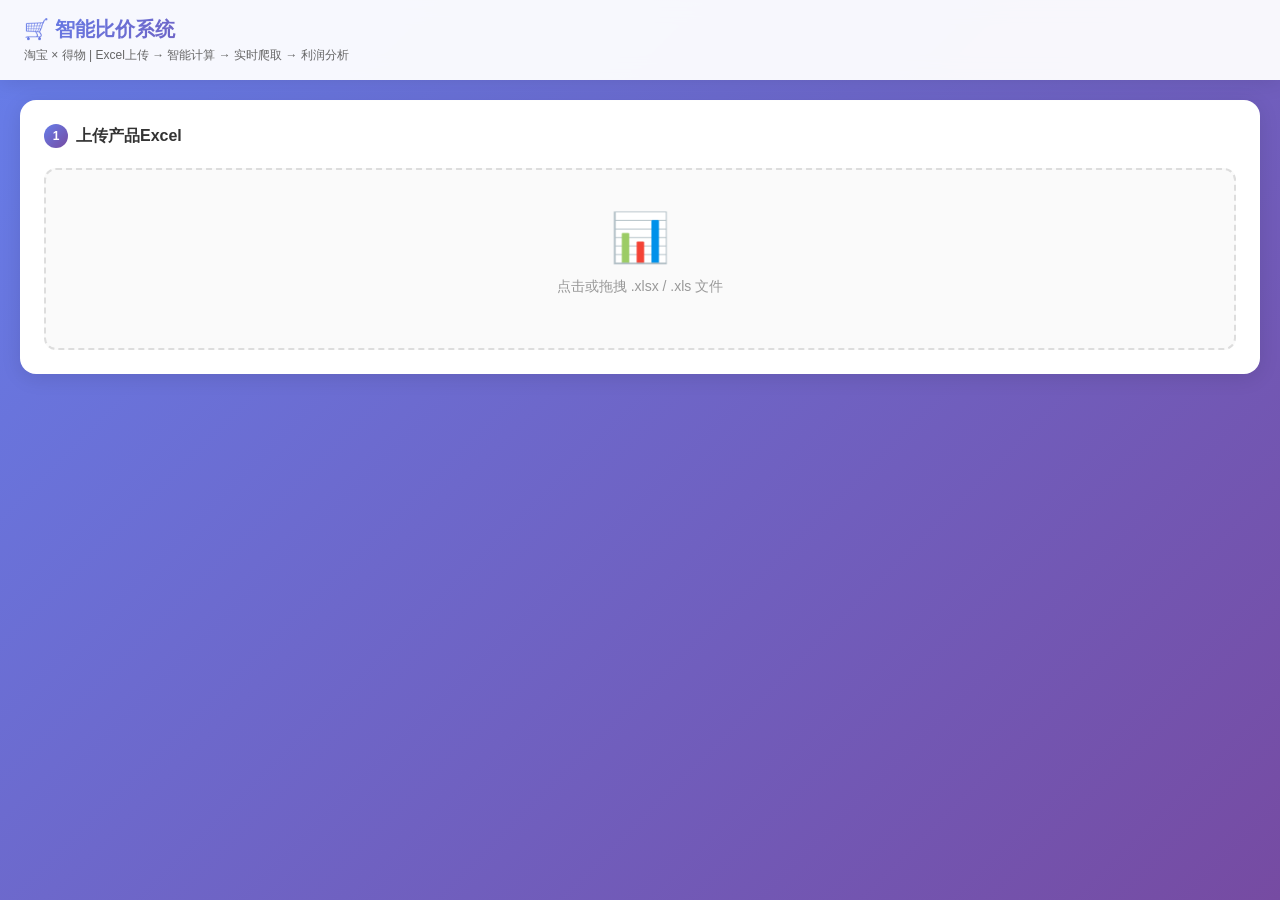
<file: templates/index.html>
<!DOCTYPE html>
<html lang="zh-CN">
<head>
  <meta charset="UTF-8"/>
  <meta name="viewport" content="width=device-width,initial-scale=1.0"/>
  <title>智能比价系统 - 淘宝 × 得物</title>
  <style>
    *,*::before,*::after{box-sizing:border-box;margin:0;padding:0}
    body{font-family:-apple-system,BlinkMacSystemFont,"PingFang SC","Microsoft YaHei",sans-serif;background:linear-gradient(135deg,#667eea 0%,#764ba2 100%);color:#222;min-height:100vh;font-size:14px}
    
    .topbar{background:rgba(255,255,255,0.95);backdrop-filter:blur(10px);color:#333;padding:16px 24px;display:flex;align-items:center;justify-content:space-between;box-shadow:0 2px 20px rgba(0,0,0,.1);position:sticky;top:0;z-index:100}
    .topbar h1{font-size:20px;font-weight:700;background:linear-gradient(135deg,#667eea,#764ba2);-webkit-background-clip:text;-webkit-text-fill-color:transparent}
    .topbar .sub{font-size:12px;color:#666;margin-top:4px}
    
    .wrap{max-width:1400px;margin:0 auto;padding:20px}
    
    .card{background:#fff;border-radius:16px;box-shadow:0 4px 20px rgba(0,0,0,.1);padding:24px;margin-bottom:20px;transition:transform 0.2s}
    .card:hover{transform:translateY(-2px)}
    .card-title{font-size:16px;font-weight:700;color:#333;margin-bottom:20px;display:flex;align-items:center;gap:8px}
    .badge{background:linear-gradient(135deg,#667eea,#764ba2);color:#fff;border-radius:50%;width:24px;height:24px;display:inline-flex;align-items:center;justify-content:center;font-size:12px;font-weight:700;flex-shrink:0}
    
    .upload-zone{border:2px dashed #ddd;border-radius:12px;padding:40px;text-align:center;cursor:pointer;transition:.3s;background:#fafafa}
    .upload-zone:hover,.upload-zone.over{border-color:#667eea;background:#f0f4ff}
    .upload-zone .ico{font-size:48px;margin-bottom:12px}
    .upload-zone p{color:#999;font-size:14px;margin-top:8px}
    .fname{margin-top:12px;font-size:14px;color:#667eea;font-weight:600}
    #file-input{display:none}
    
    .detect-strip{display:flex;flex-wrap:wrap;gap:8px;margin-top:16px}
    .dtag{padding:4px 12px;border-radius:16px;font-size:12px;font-weight:500;display:inline-flex;align-items:center;gap:4px}
    .dtag.ok{background:#e8f5e9;color:#2e7d32}
    .dtag.no{background:#f5f5f5;color:#ccc;border:1px dashed #e0e0e0}
    
    .params{display:grid;grid-template-columns:repeat(auto-fit,minmax(200px,1fr));gap:16px;margin-bottom:16px}
    .pi{display:flex;flex-direction:column;gap:6px}
    .pi label{font-size:12px;color:#666;font-weight:500}
    .pi input,.pi select{padding:10px 14px;border:1px solid #e0e0e0;border-radius:8px;font-size:14px;outline:none;transition:.2s;background:#fff}
    .pi input:focus,.pi select:focus{border-color:#667eea;box-shadow:0 0 0 3px rgba(102,126,234,0.1)}
    .pi-group{display:flex;align-items:center;gap:8px}
    .pi-group span{font-size:13px;color:#666}
    
    .btn{display:inline-flex;align-items:center;gap:6px;padding:10px 20px;border:none;border-radius:8px;font-size:14px;font-weight:600;cursor:pointer;transition:.2s;white-space:nowrap}
    .btn:disabled{opacity:.5;cursor:not-allowed}
    .btn-primary{background:linear-gradient(135deg,#667eea,#764ba2);color:#fff}
    .btn-primary:not(:disabled):hover{transform:translateY(-1px);box-shadow:0 4px 12px rgba(102,126,234,0.4)}
    .btn-success{background:linear-gradient(135deg,#11998e,#38ef7d);color:#fff}
    .btn-success:not(:disabled):hover{transform:translateY(-1px);box-shadow:0 4px 12px rgba(17,153,142,0.4)}
    .btn-warning{background:linear-gradient(135deg,#f093fb,#f5576c);color:#fff}
    .btn-warning:not(:disabled):hover{transform:translateY(-1px);box-shadow:0 4px 12px rgba(245,87,108,0.4)}
    
    .action-row{display:flex;flex-wrap:wrap;gap:12px;align-items:center;margin-top:20px}
    
    .prog-wrap{display:none;margin-top:16px}
    .prog-wrap.show{display:block}
    .prog-bg{background:#e0e0e0;border-radius:8px;height:8px;overflow:hidden}
    .prog-fg{height:100%;background:linear-gradient(90deg,#667eea,#764ba2);border-radius:8px;transition:width .3s}
    .prog-lbl{font-size:12px;color:#666;margin-top:8px}
    
    .stats{display:grid;grid-template-columns:repeat(auto-fit,minmax(150px,1fr));gap:16px;margin-bottom:20px}
    .stat{background:#fff;border-radius:12px;padding:20px;box-shadow:0 2px 12px rgba(0,0,0,.08);text-align:center}
    .stat .n{font-size:32px;font-weight:700;background:linear-gradient(135deg,#667eea,#764ba2);-webkit-background-clip:text;-webkit-text-fill-color:transparent}
    .stat .l{font-size:12px;color:#999;margin-top:4px}
    .stat.green .n{background:linear-gradient(135deg,#11998e,#38ef7d);-webkit-background-clip:text;-webkit-text-fill-color:transparent}
    .stat.red .n{background:linear-gradient(135deg,#f093fb,#f5576c);-webkit-background-clip:text;-webkit-text-fill-color:transparent}
    
    .tbl-wrap{overflow-x:auto;border-radius:12px;border:1px solid #e0e0e0;margin-top:16px}
    table{width:100%;border-collapse:collapse;font-size:13px;white-space:nowrap}
    thead th{background:#f8f9fa;padding:12px 14px;text-align:left;font-weight:600;color:#666;border-bottom:2px solid #e0e0e0;position:sticky;top:0;z-index:1}
    tbody tr:hover{background:#f8f9ff}
    tbody td{padding:10px 14px;border-bottom:1px solid #f0f0f0;color:#333}
    
    .pos{color:#11998e;font-weight:700}
    .neg{color:#f5576c;font-weight:700}
    .muted{color:#ccc}
    .tag{display:inline-block;padding:2px 8px;border-radius:12px;font-size:11px;font-weight:600}
    .tag-g{background:#d4edda;color:#155724}
    .tag-r{background:#f8d7da;color:#721c24}
    .tag-y{background:#fff3cd;color:#856404}
    .src{display:inline-block;padding:2px 6px;border-radius:8px;font-size:10px;font-weight:600;margin-left:4px;background:#e3f2fd;color:#1565c0}
    .pending{color:#ccc;font-style:italic}
    a.link{color:#667eea;text-decoration:none;font-size:11px}
    a.link:hover{text-decoration:underline}
    
    .msg{display:none;padding:12px 16px;border-radius:8px;font-size:13px;margin-top:12px}
    .msg.show{display:block}
    .msg.err{background:#f8d7da;color:#721c24}
    .msg.ok{background:#d4edda;color:#155724}
    .msg.inf{background:#d1ecf1;color:#0c5460}
    .tip{font-size:12px;color:#666;background:#fff9e6;border-left:3px solid #ffc107;padding:10px 14px;border-radius:4px;margin-top:12px;line-height:1.6}
    
    .hidden{display:none!important}
    
    @media (max-width:768px){
      .topbar{padding:12px 16px}
      .topbar h1{font-size:16px}
      .wrap{padding:12px}
      .card{padding:16px}
      .params{grid-template-columns:1fr}
      .stats{grid-template-columns:repeat(2,1fr)}
    }
  </style>
</head>
<body>

<div class="topbar">
  <div>
    <h1>🛒 智能比价系统</h1>
    <div class="sub">淘宝 × 得物 | Excel上传 → 智能计算 → 实时爬取 → 利润分析</div>
  </div>
</div>

<div class="wrap">

  <!-- ① 上传 -->
  <div class="card">
    <div class="card-title"><span class="badge">1</span> 上传产品Excel</div>
    <div class="upload-zone" id="zone" onclick="document.getElementById('file-input').click()">
      <div class="ico">📊</div>
      <p>点击或拖拽 .xlsx / .xls 文件</p>
      <div class="fname" id="fname"></div>
    </div>
    <input type="file" id="file-input" accept=".xlsx,.xls"/>
    <div class="detect-strip hidden" id="detect-strip"></div>
    <div id="upload-msg" class="msg"></div>
  </div>

  <!-- ② 参数 -->
  <div class="card hidden" id="param-card">
    <div class="card-title"><span class="badge">2</span> 配置参数</div>
    <div class="params">
      <div class="pi">
        <label>大额消费券（满减）</label>
        <input id="coupon" type="text" placeholder="如: 2000-200"/>
      </div>
      <div class="pi">
        <label>购物金充值</label>
        <div class="pi-group">
          <span>充</span>
          <input id="jc-charge" type="number" value="2000" style="width:100px"/>
          <span>元 得</span>
          <input id="jc-credit" type="number" value="2100" style="width:100px"/>
          <span>元</span>
        </div>
      </div>
      <div class="pi">
        <label>活动立减（元）</label>
        <input id="activity-deduct" type="number" value="0" min="0" step="1"/>
      </div>
      <div class="pi">
        <label>得物佣金率（%）</label>
        <input id="commission" type="number" value="8" min="0" max="30" step="0.5"/>
      </div>
    </div>
    <div class="tip">
      💡 <strong>购物金折扣率</strong> = (得 − 充) / 得。默认充2000得2100 ≈ 4.76%<br>
      💡 <strong>消费券</strong>按批次总价比例分摊到每件商品<br>
      💡 <strong>得物个人卖家价</strong>为该货号当前最低出售价
    </div>
    <div class="action-row">
      <button class="btn btn-primary" id="btn-calc" onclick="doCalc()">⚡ 计算最低到手价</button>
      <button class="btn btn-warning" id="btn-scrape" onclick="doScrape()" disabled>🕷 查询得物价格</button>
      <button class="btn btn-success" id="btn-export" onclick="doExport()" disabled>⬇ 导出Excel</button>
    </div>
    <div class="prog-wrap" id="prog-wrap">
      <div class="prog-bg"><div class="prog-fg" id="prog-bar" style="width:0%"></div></div>
      <div class="prog-lbl" id="prog-lbl"></div>
    </div>
    <div id="param-msg" class="msg"></div>
  </div>

  <!-- ③ 结果 -->
  <div id="result-section" class="hidden">
    <div class="stats">
      <div class="stat"><div class="n" id="st-total">-</div><div class="l">总款数</div></div>
      <div class="stat green"><div class="n" id="st-profit">-</div><div class="l">✅ 有利润</div></div>
      <div class="stat red"><div class="n" id="st-loss">-</div><div class="l">❌ 亏损</div></div>
      <div class="stat"><div class="n" id="st-avg">-</div><div class="l">平均差价</div></div>
    </div>
    <div class="card" style="padding:16px 20px">
      <div style="display:flex;justify-content:space-between;align-items:center;flex-wrap:wrap;gap:8px;margin-bottom:12px">
        <span style="font-size:15px;font-weight:600;color:#333">商品列表 <span id="cnt" style="font-size:13px;color:#999;font-weight:400"></span></span>
        <span style="font-size:12px;color:#999" id="calc-note"></span>
      </div>
      <div class="tbl-wrap">
        <table>
          <thead>
            <tr>
              <th>#</th>
              <th>货号</th>
              <th>商品名称</th>
              <th>到手价</th>
              <th>活动立减</th>
              <th>消费券</th>
              <th>购物金</th>
              <th>最终成本</th>
              <th>得物价格</th>
              <th>扣佣后</th>
              <th>差价利润</th>
              <th>结论</th>
            </tr>
          </thead>
          <tbody id="tbody"></tbody>
        </table>
      </div>
    </div>
  </div>

</div>

<script>
const $ = id => document.getElementById(id);

let S = {
  fileId: null, ext: null, detected: {},
  rawRows: [],
  calcMap: {},
  dewuMap: {},
  manualPrices: {},
  phase: 'idle',
};

const zone = $('zone'), fi = $('file-input');
zone.addEventListener('dragover', e => { e.preventDefault(); zone.classList.add('over'); });
zone.addEventListener('dragleave', () => zone.classList.remove('over'));
zone.addEventListener('drop', e => { e.preventDefault(); zone.classList.remove('over'); if(e.dataTransfer.files[0]) upload(e.dataTransfer.files[0]); });
fi.addEventListener('change', () => { if(fi.files[0]) upload(fi.files[0]); });

async function upload(file) {
  showMsg('upload-msg','inf','上传中...');
  $('fname').textContent = '';
  $('detect-strip').classList.add('hidden');
  $('param-card').classList.add('hidden');
  $('result-section').classList.add('hidden');
  S = { fileId:null, ext:null, detected:{}, rawRows:[], calcMap:{}, dewuMap:{}, manualPrices:{}, phase:'idle' };

  const fd = new FormData();
  fd.append('file', file);
  try {
    const res = await fetch('/api/compare/upload', { method:'POST', body:fd });
    const data = await res.json();
    if (!res.ok) { showMsg('upload-msg','err', data.detail || '上传失败'); return; }

    S.fileId = data.file_id;
    S.ext = data.ext;
    S.detected = data.detected;
    S.rawRows = data.rows;

    $('fname').textContent = `✅ ${file.name}（${data.total} 行）`;
    showMsg('upload-msg','ok', `读取成功：${data.total} 行`);

    renderDetect(data.detected);
    $('param-card').classList.remove('hidden');
    $('result-section').classList.remove('hidden');
    $('btn-scrape').disabled = true;
    $('btn-export').disabled = true;
    renderTable();
    $('cnt').textContent = `共 ${data.rows.length} 款`;

  } catch(e) {
    showMsg('upload-msg','err','网络错误: '+e.message);
  }
}

function renderDetect(detected) {
  const el = $('detect-strip');
  const labels = {
    price:'到手价', article:'货号', model:'型号', title:'标题',
    taobao_id:'商品ID', act_price:'活动价', stock:'库存'
  };
  el.innerHTML = Object.entries(labels).map(([k, lbl]) => {
    const col = detected[k];
    return col
      ? `<div class="dtag ok">✓ ${lbl}：${col}</div>`
      : `<div class="dtag no">✗ ${lbl}</div>`;
  }).join('');
  el.classList.remove('hidden');
}

async function doCalc() {
  if (!S.fileId) return;
  const btn = $('btn-calc');
  btn.disabled = true;
  showMsg('param-msg','inf','计算中...');
  S.calcMap = {};

  const payload = {
    file_id: S.fileId,
    ext: S.ext,
    coupon: $('coupon').value.trim(),
    commission: parseFloat($('commission').value) / 100,
    jingou_charge: parseFloat($('jc-charge').value) || 2000,
    jingou_credit: parseFloat($('jc-credit').value) || 2100,
    activity_deduct: parseFloat($('activity-deduct').value) || 0,
  };

  try {
    const res = await fetch('/api/compare/calculate', {
      method:'POST', headers:{'Content-Type':'application/json'},
      body: JSON.stringify(payload),
    });
    const data = await res.json();
    if (!res.ok) { showMsg('param-msg','err', data.detail); btn.disabled=false; return; }

    data.rows.forEach(r => { S.calcMap[r._idx] = r; });

    const couponInfo = data.coupon ? `消费券：${data.coupon}` : '无消费券';
    const jrInfo = `购物金折扣：${data.jingou_rate}%`;
    $('calc-note').textContent = `${couponInfo} | ${jrInfo}`;

    showMsg('param-msg','ok',`✅ 计算完成（${data.total} 款）`);
    $('btn-scrape').disabled = false;
    $('btn-export').disabled = false;
    renderTable();
    updateStats();

  } catch(e) {
    showMsg('param-msg','err','请求失败: '+e.message);
  }
  btn.disabled = false;
}

async function doScrape() {
  showMsg('param-msg','inf','爬取功能开发中...');
}

function renderTable() {
  const rows = S.rawRows;
  $('tbody').innerHTML = rows.map((r, i) => {
    const calc = S.calcMap[r._idx] || {};
    const dewu = S.dewuMap[r._idx] || {};

    const hasCalc = calc.taobao_final !== undefined;
    const hasDewu = dewu.dewu_price !== undefined;
    const profit = hasDewu ? dewu.profit : null;

    let profitCell, tagCell;
    if (!hasCalc) {
      profitCell = `<span class="pending">待计算</span>`;
      tagCell = `<span class="pending">—</span>`;
    } else if (profit === null || profit === undefined) {
      profitCell = hasDewu ? `<span class="muted">N/A</span>` : `<span class="pending">待查询</span>`;
      tagCell = hasDewu ? `<span class="tag tag-y">❓ 无价格</span>` : `<span class="pending">—</span>`;
    } else if (profit > 0) {
      profitCell = `<span class="pos">+${f(profit)}</span>`;
      tagCell = `<span class="tag tag-g">✅ 有利润</span>`;
    } else {
      profitCell = `<span class="neg">${f(profit)}</span>`;
      tagCell = `<span class="tag tag-r">❌ 亏损</span>`;
    }

    return `<tr>
      <td class="muted">${i+1}</td>
      <td>${r._search_term||'—'}<span class="src">${r._search_src}</span></td>
      <td style="max-width:200px;overflow:hidden;text-overflow:ellipsis" title="${r.col_title||''}">${(r.col_title||'—').slice(0,25)}${(r.col_title||'').length>25?'...':''}</td>
      <td>${r.col_price||'—'}</td>
      <td style="color:#f5576c">${hasCalc && calc.activity_deduct > 0 ? '-'+f(calc.activity_deduct) : '<span class="muted">—</span>'}</td>
      <td style="color:#f5576c">${hasCalc ? '-'+f(calc.coupon_share) : '<span class="pending">—</span>'}</td>
      <td style="color:#f5576c">${hasCalc ? '-'+f(calc.jingou_deduct) : '<span class="pending">—</span>'}</td>
      <td><strong>${hasCalc ? f(calc.taobao_final) : '<span class="pending">待计算</span>'}</strong></td>
      <td>${hasDewu ? f(dewu.dewu_price) : '<span class="pending">待查询</span>'}</td>
      <td>${hasDewu ? f(dewu.dewu_net) : '<span class="pending">—</span>'}</td>
      <td>${profitCell}</td>
      <td>${tagCell}</td>
    </tr>`;
  }).join('');
}

function updateStats() {
  const rows = S.rawRows;
  const total = rows.length;
  let profit=0, loss=0, profitSum=0, profitCnt=0;
  rows.forEach(r => {
    const d = S.dewuMap[r._idx];
    if (!d) return;
    const p = d.profit;
    if (p == null) return;
    if (p > 0) { profit++; profitSum += p; profitCnt++; }
    else { loss++; }
  });
  $('st-total').textContent = total;
  $('st-profit').textContent = profit;
  $('st-loss').textContent = loss;
  $('st-avg').textContent = profitCnt > 0 ? '+'+f(profitSum/profitCnt) : '—';
}

async function doExport() {
  const rows = S.rawRows.map(r => {
    const calc = S.calcMap[r._idx] || {};
    const dewu = S.dewuMap[r._idx] || {};
    return { ...r, ...calc, ...dewu };
  });
  if (!rows.length) return;
  const btn = $('btn-export');
  btn.disabled = true;
  try {
    const res = await fetch('/api/compare/export', {
      method:'POST', headers:{'Content-Type':'application/json'},
      body: JSON.stringify({ rows }),
    });
    if (res.ok) {
      const blob = await res.blob();
      const a = document.createElement('a');
      a.href = URL.createObjectURL(blob);
      a.download = `比价结果_${new Date().toLocaleDateString('zh-CN').replace(/\//g,'-')}.xlsx`;
      a.click();
    } else { alert('导出失败'); }
  } catch(e) { alert('导出失败: '+e.message); }
  btn.disabled = false;
}

function f(v) {
  if (v == null || v === undefined) return '—';
  const n = parseFloat(v);
  return isNaN(n) ? String(v) : n.toFixed(2);
}

function showMsg(id, type, text) {
  const el = $(id);
  el.className = `msg show ${type}`;
  el.textContent = text;
}
</script>
</body>
</html>
</file>
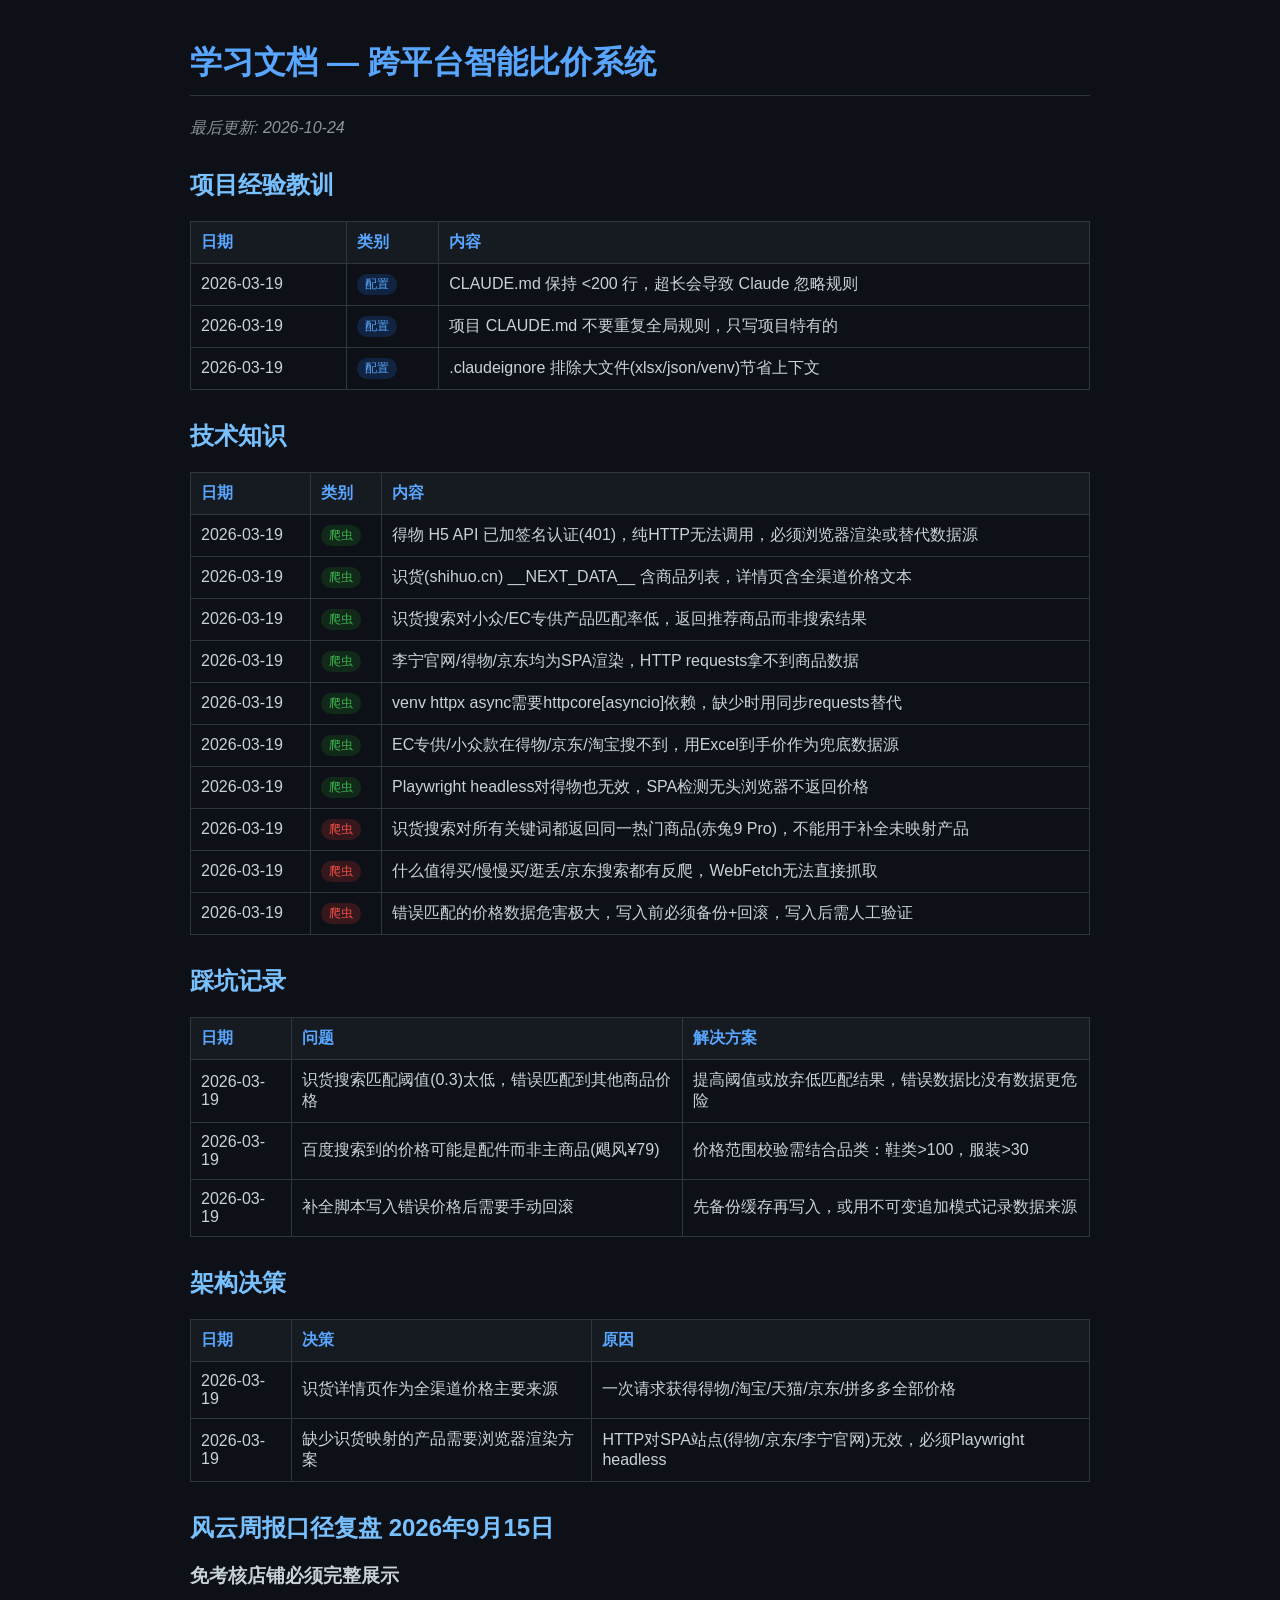
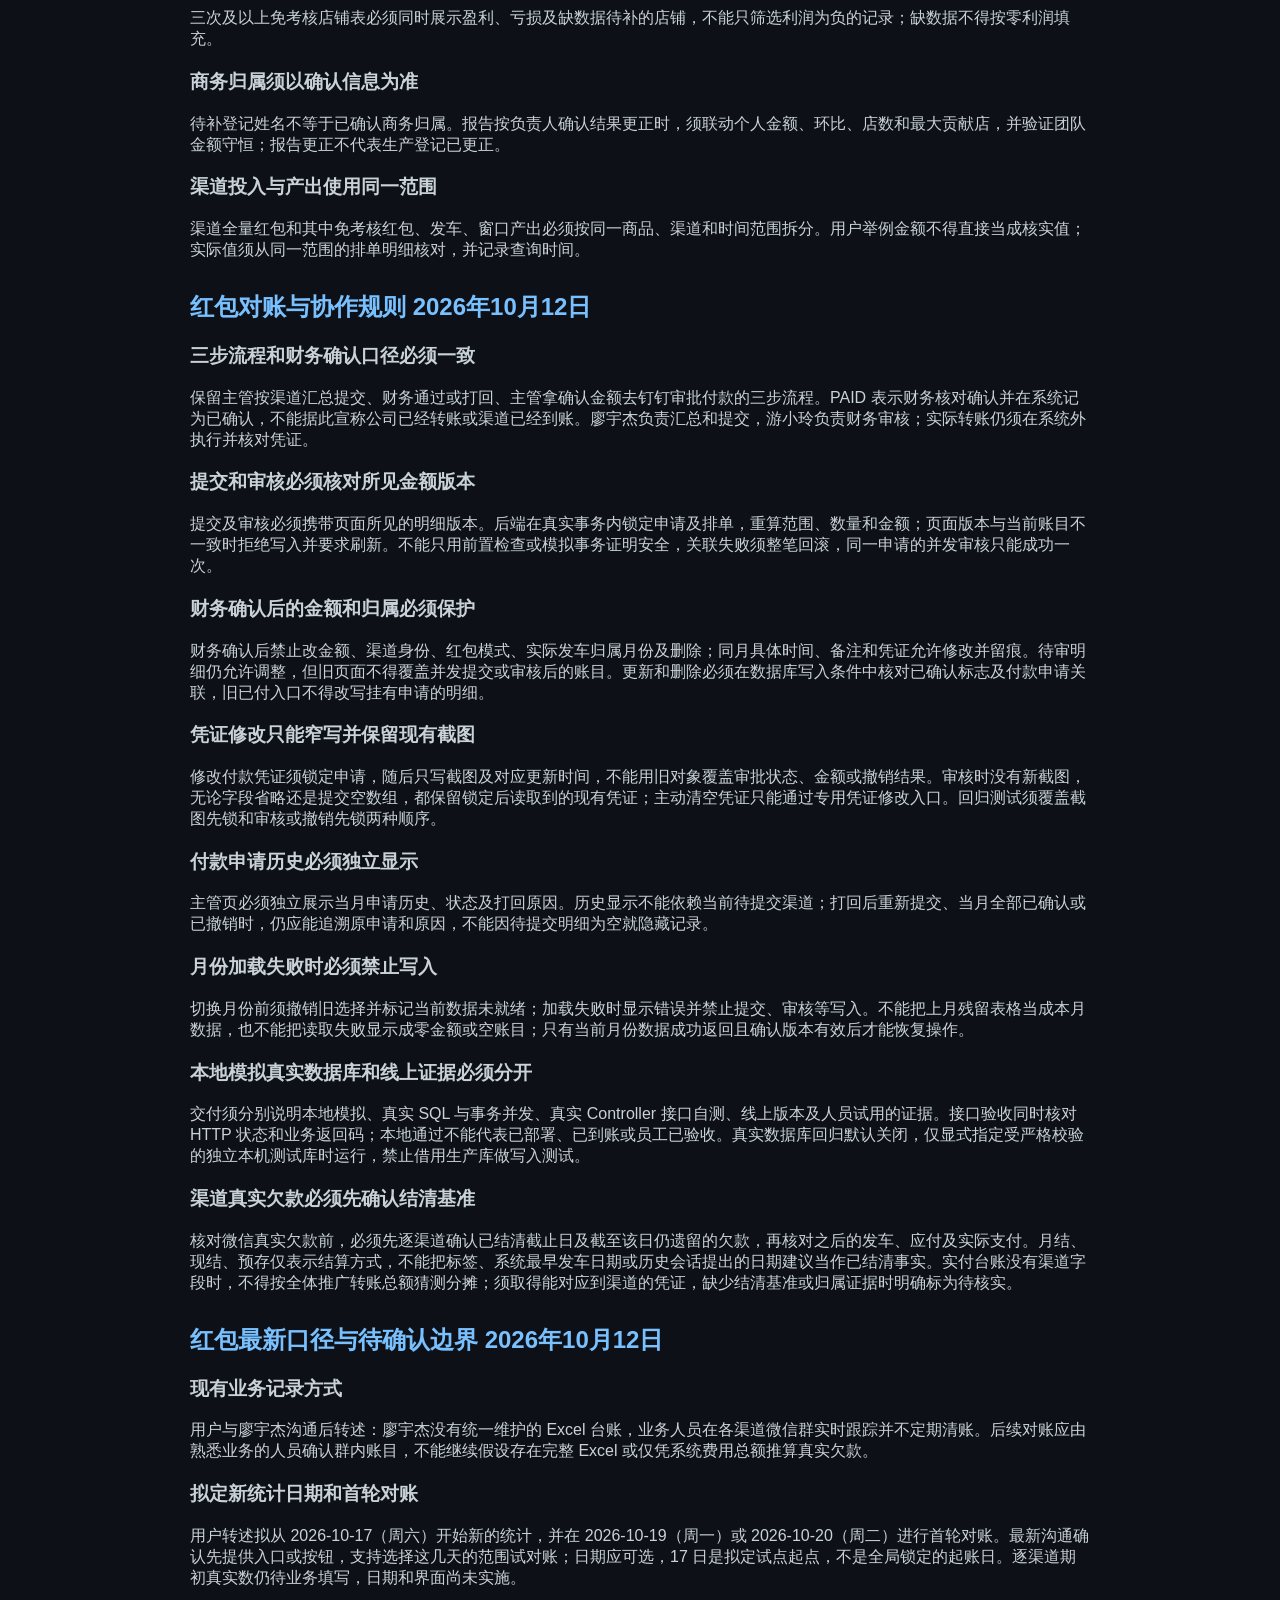
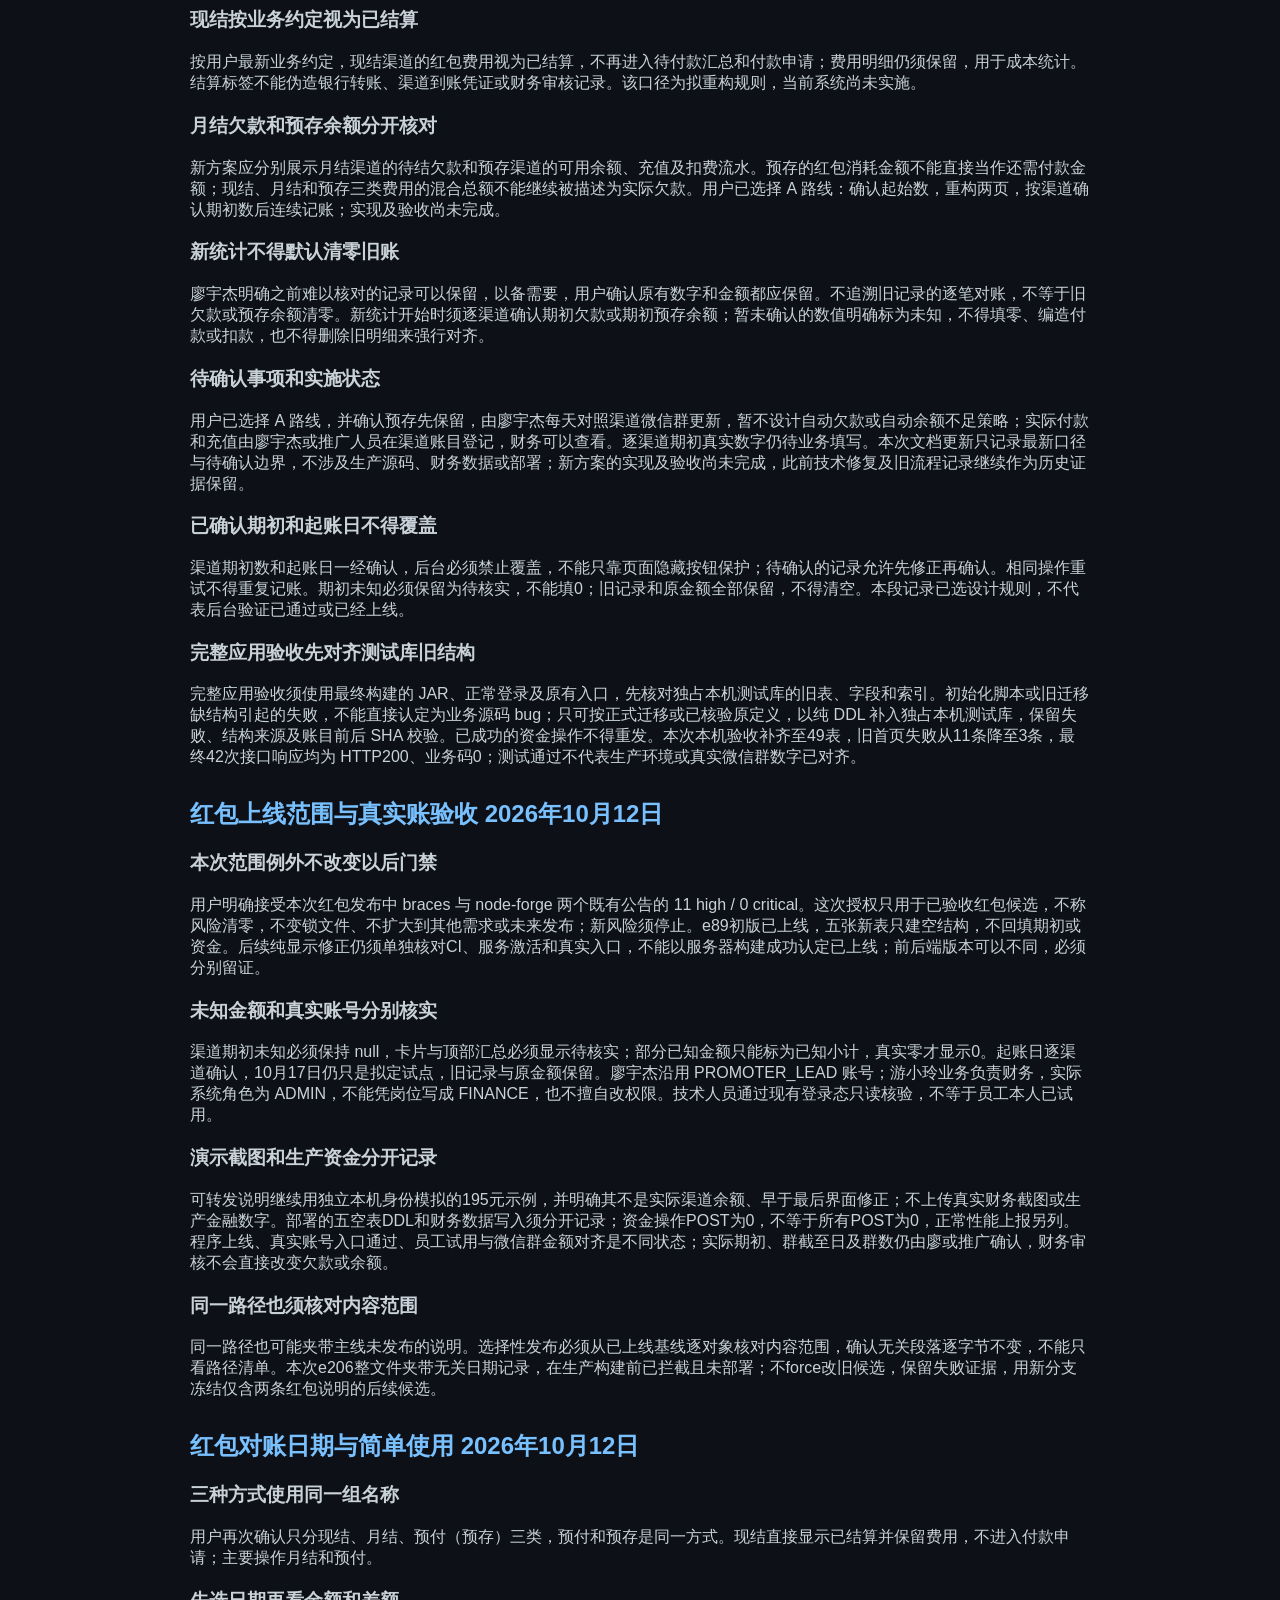
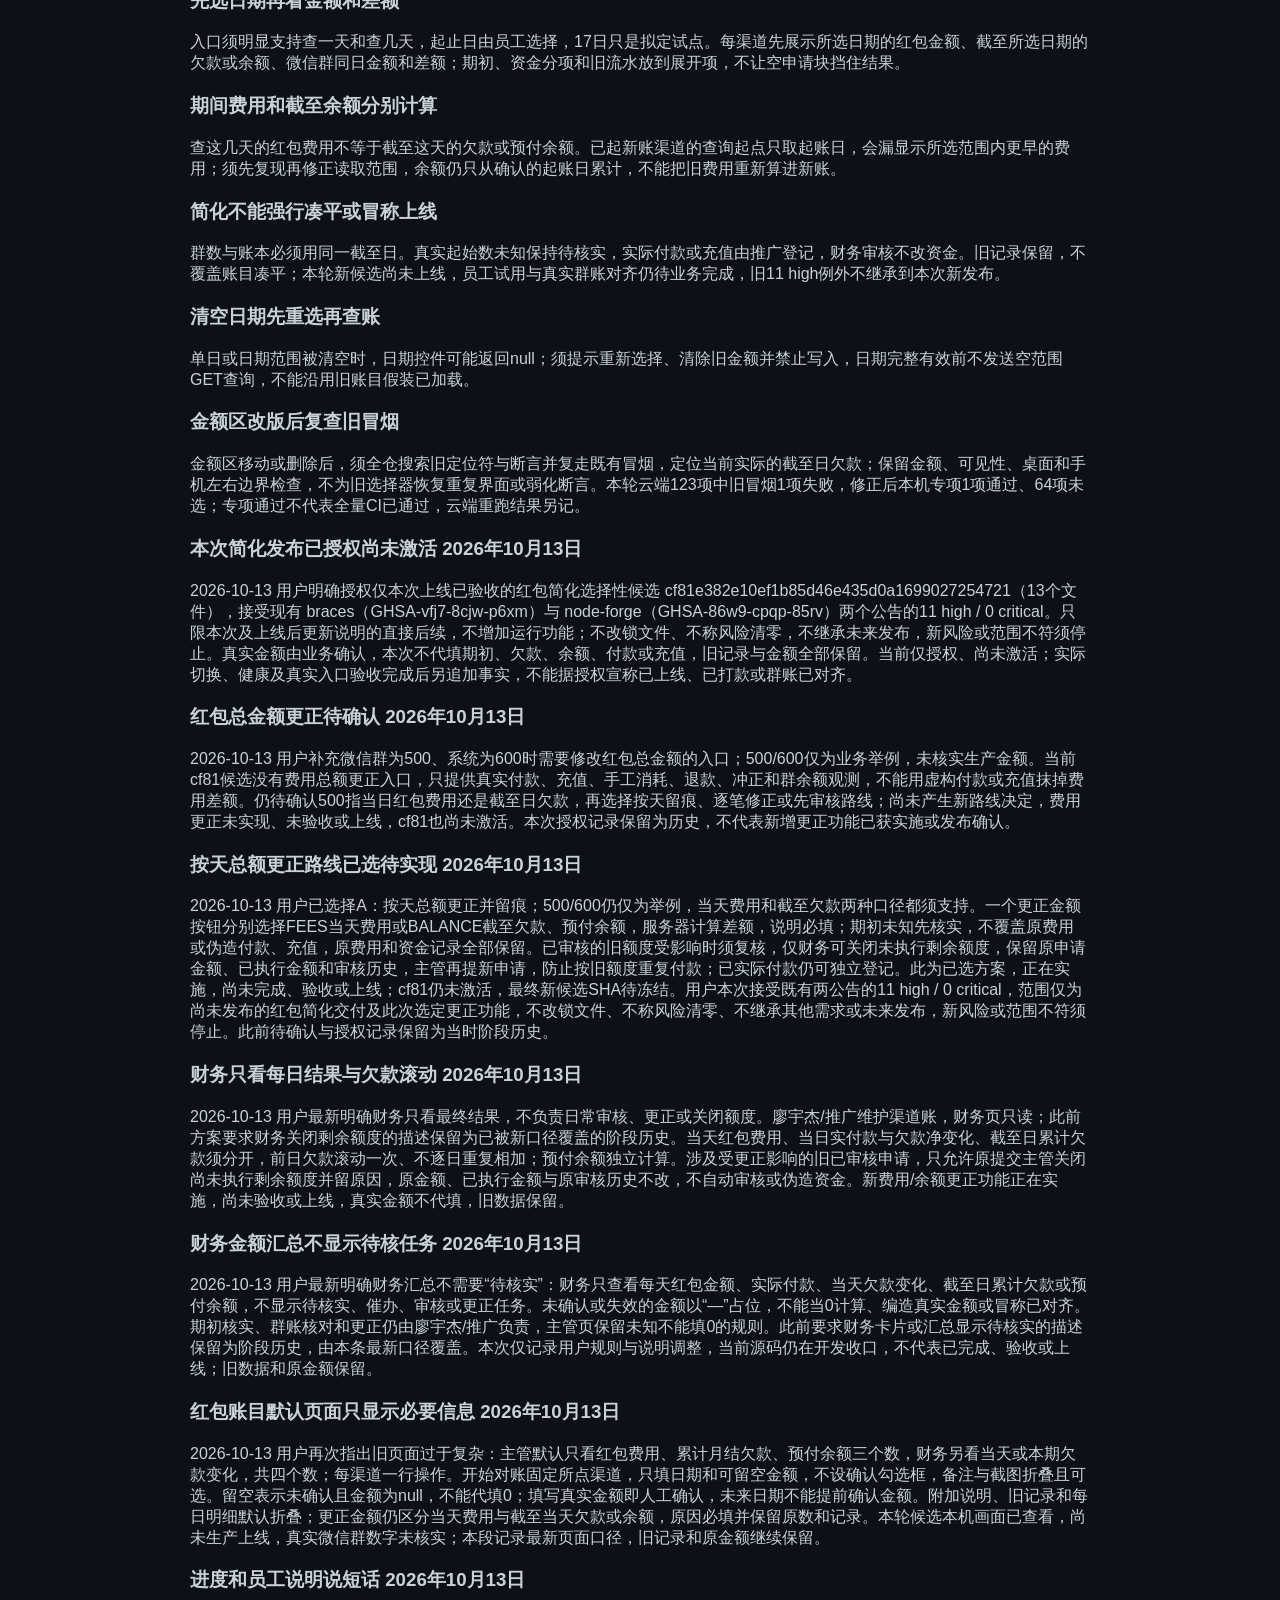
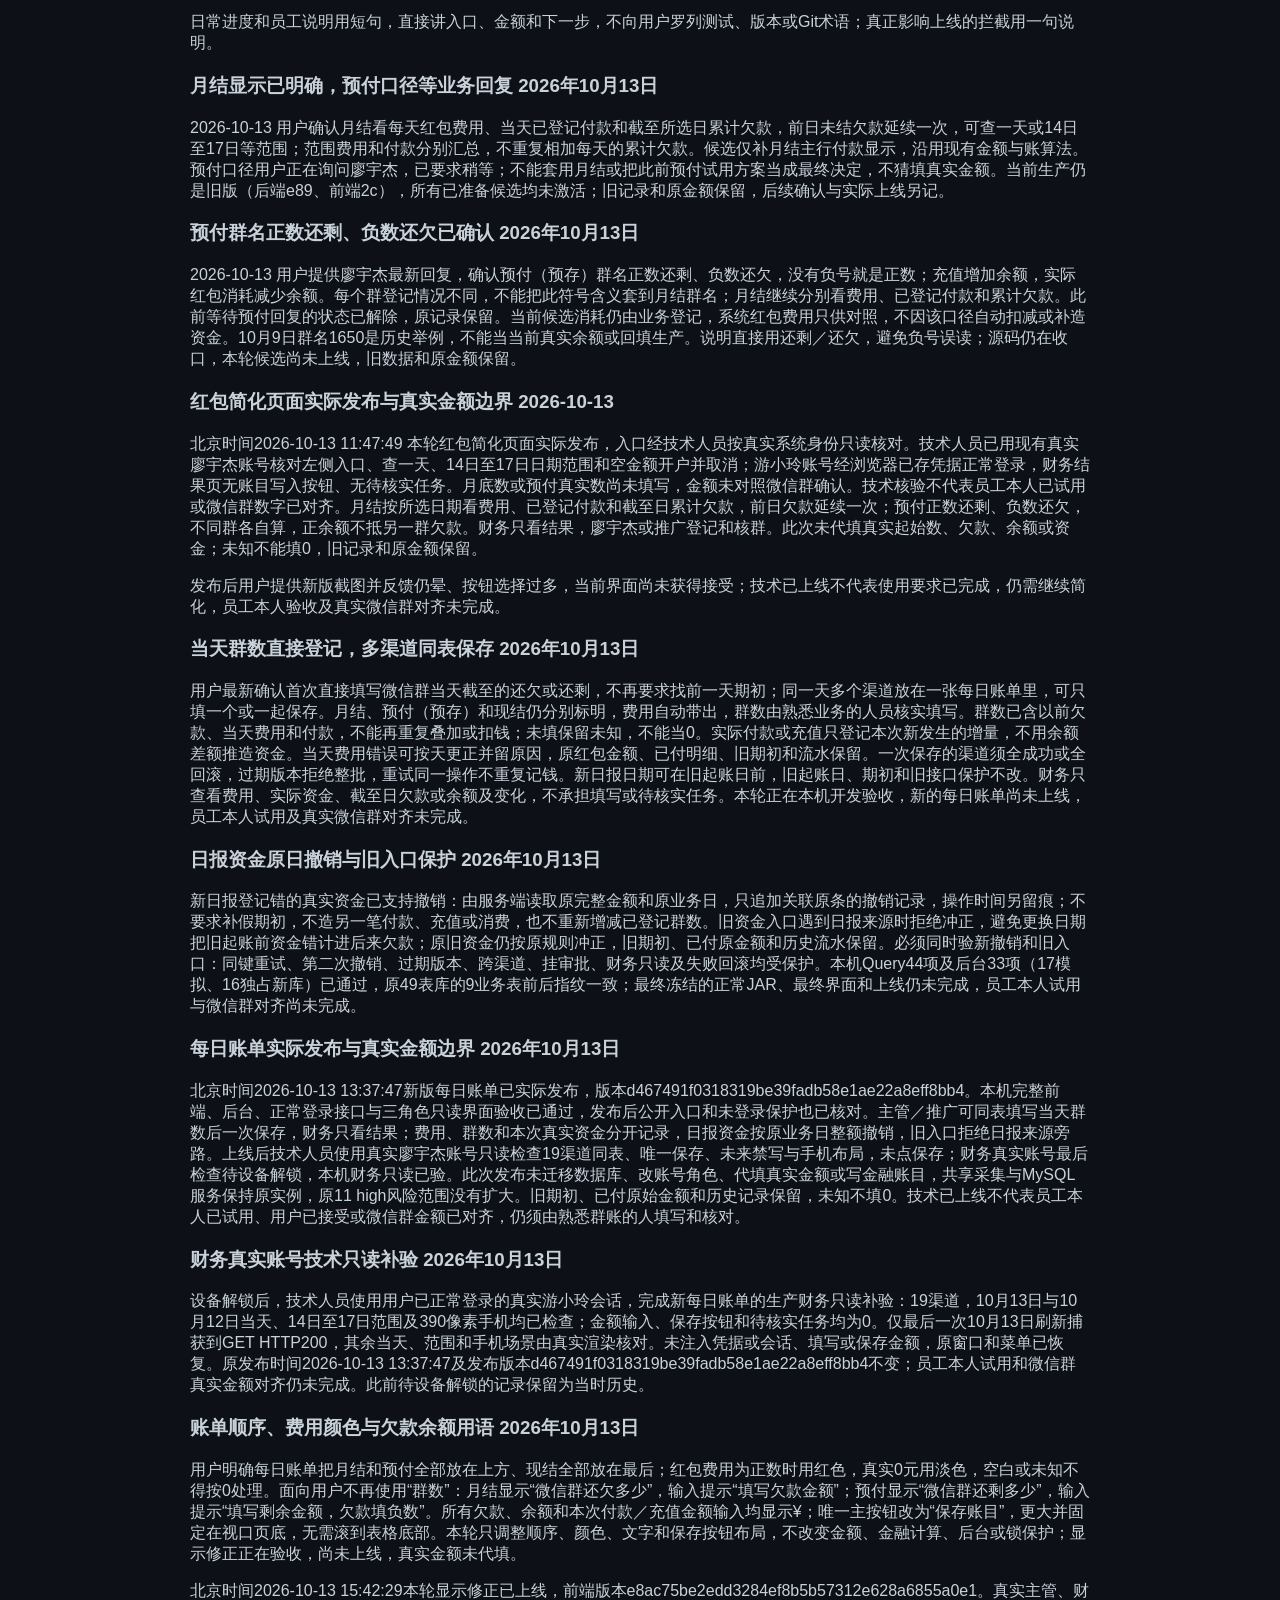
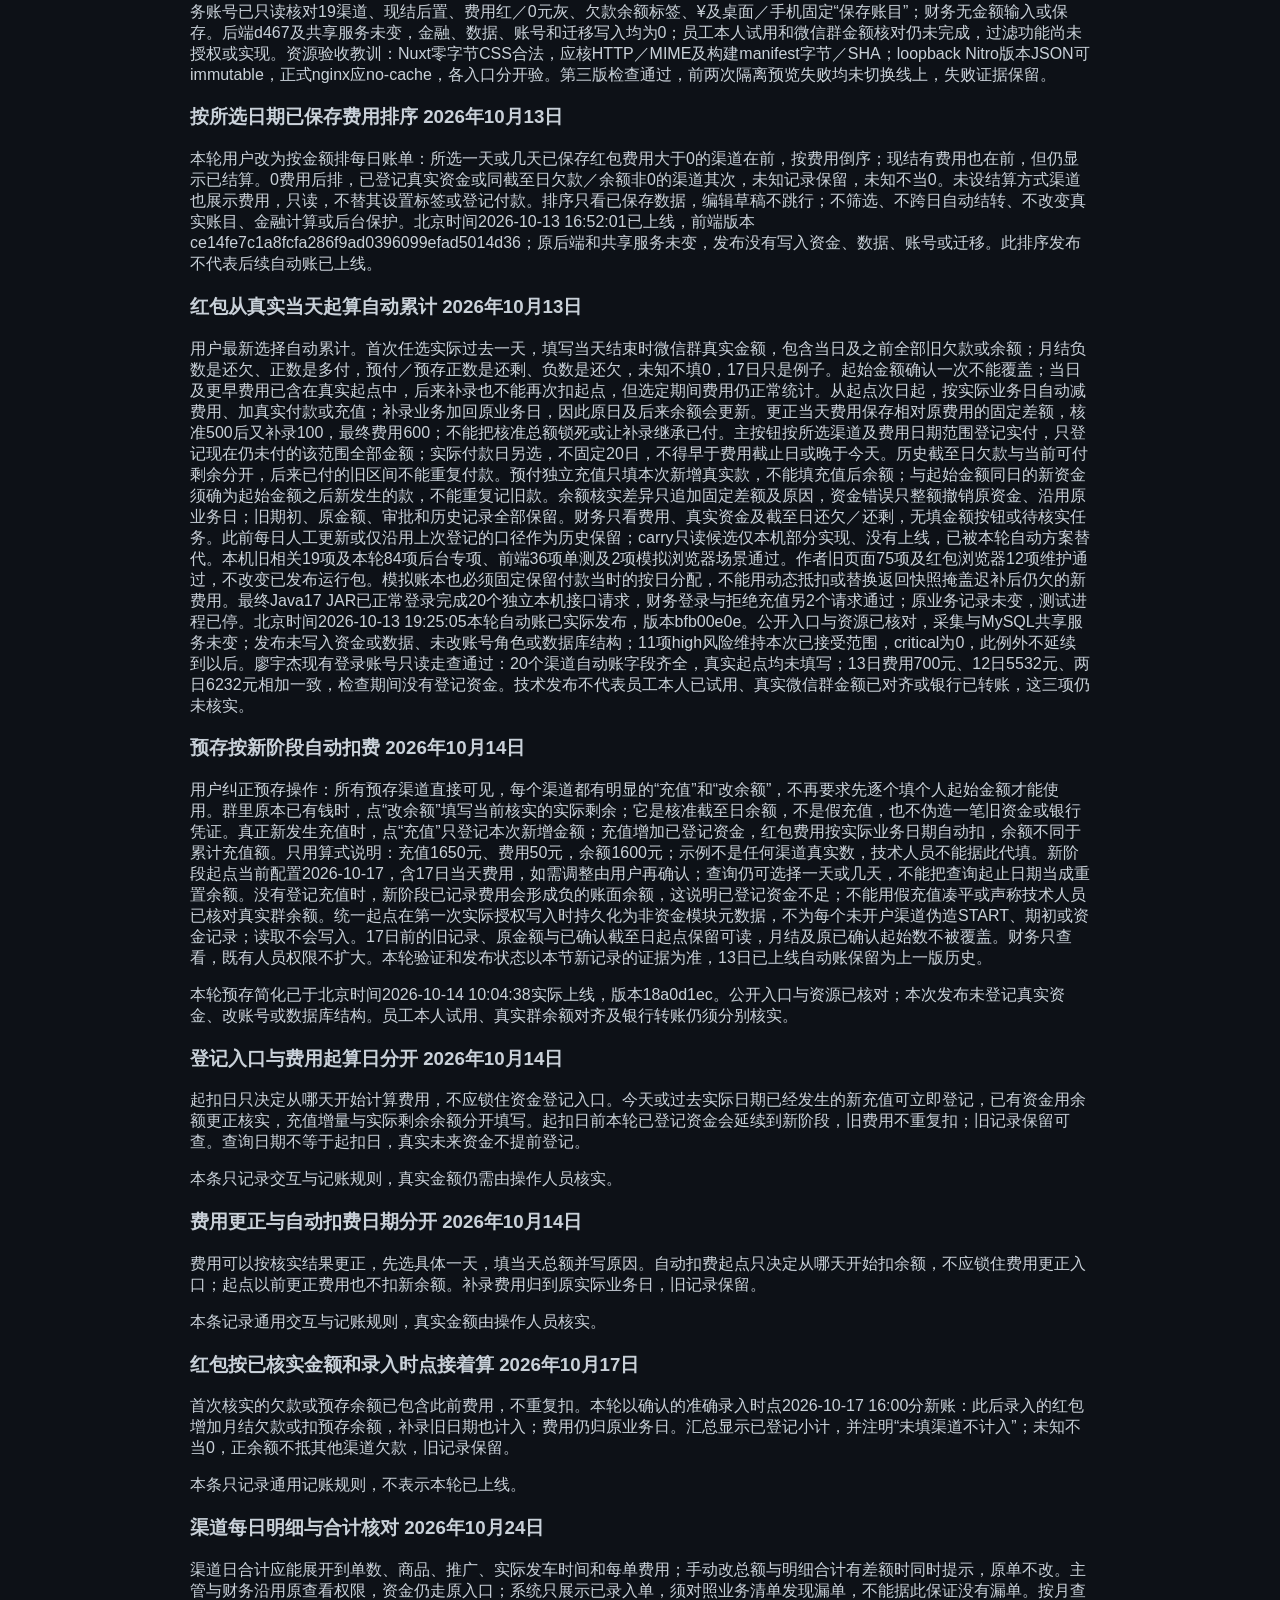
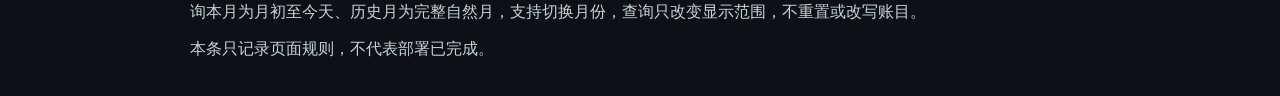
<file: docs/learning.html>
<!DOCTYPE html>
<html lang="zh-CN">
<head>
    <meta charset="UTF-8">
    <meta name="viewport" content="width=device-width, initial-scale=1.0">
    <title>学习文档 — 跨平台智能比价系统</title>
    <style>
        body { font-family: -apple-system, BlinkMacSystemFont, 'Segoe UI', sans-serif; max-width: 900px; margin: 0 auto; padding: 20px; background: #0d1117; color: #c9d1d9; }
        h1 { color: #58a6ff; border-bottom: 1px solid #30363d; padding-bottom: 10px; }
        h2 { color: #79c0ff; margin-top: 30px; }
        table { width: 100%; border-collapse: collapse; margin: 15px 0; }
        th { background: #161b22; color: #58a6ff; padding: 10px; text-align: left; border: 1px solid #30363d; }
        td { padding: 10px; border: 1px solid #30363d; }
        tr:hover { background: #161b22; }
        .tag { display: inline-block; padding: 2px 8px; border-radius: 12px; font-size: 12px; }
        .tag-config { background: #1f6feb33; color: #58a6ff; }
        .tag-tech { background: #23862633; color: #3fb950; }
        .tag-bug { background: #da363333; color: #f85149; }
        .tag-arch { background: #a371f733; color: #bc8cff; }
        .updated { color: #8b949e; font-style: italic; }
    </style>
</head>
<body>
    <h1>学习文档 — 跨平台智能比价系统</h1>
    <p class="updated">最后更新: 2026-10-24</p>

    <h2>项目经验教训</h2>
    <table>
        <tr><th>日期</th><th>类别</th><th>内容</th></tr>
        <tr><td>2026-03-19</td><td><span class="tag tag-config">配置</span></td><td>CLAUDE.md 保持 &lt;200 行，超长会导致 Claude 忽略规则</td></tr>
        <tr><td>2026-03-19</td><td><span class="tag tag-config">配置</span></td><td>项目 CLAUDE.md 不要重复全局规则，只写项目特有的</td></tr>
        <tr><td>2026-03-19</td><td><span class="tag tag-config">配置</span></td><td>.claudeignore 排除大文件(xlsx/json/venv)节省上下文</td></tr>
    </table>

    <h2>技术知识</h2>
    <table>
        <tr><th>日期</th><th>类别</th><th>内容</th></tr>
        <tr><td>2026-03-19</td><td><span class="tag tag-tech">爬虫</span></td><td>得物 H5 API 已加签名认证(401)，纯HTTP无法调用，必须浏览器渲染或替代数据源</td></tr>
        <tr><td>2026-03-19</td><td><span class="tag tag-tech">爬虫</span></td><td>识货(shihuo.cn) __NEXT_DATA__ 含商品列表，详情页含全渠道价格文本</td></tr>
        <tr><td>2026-03-19</td><td><span class="tag tag-tech">爬虫</span></td><td>识货搜索对小众/EC专供产品匹配率低，返回推荐商品而非搜索结果</td></tr>
        <tr><td>2026-03-19</td><td><span class="tag tag-tech">爬虫</span></td><td>李宁官网/得物/京东均为SPA渲染，HTTP requests拿不到商品数据</td></tr>
        <tr><td>2026-03-19</td><td><span class="tag tag-tech">爬虫</span></td><td>venv httpx async需要httpcore[asyncio]依赖，缺少时用同步requests替代</td></tr>
        <tr><td>2026-03-19</td><td><span class="tag tag-tech">爬虫</span></td><td>EC专供/小众款在得物/京东/淘宝搜不到，用Excel到手价作为兜底数据源</td></tr>
        <tr><td>2026-03-19</td><td><span class="tag tag-tech">爬虫</span></td><td>Playwright headless对得物也无效，SPA检测无头浏览器不返回价格</td></tr>
        <tr><td>2026-03-19</td><td><span class="tag tag-bug">爬虫</span></td><td>识货搜索对所有关键词都返回同一热门商品(赤兔9 Pro)，不能用于补全未映射产品</td></tr>
        <tr><td>2026-03-19</td><td><span class="tag tag-bug">爬虫</span></td><td>什么值得买/慢慢买/逛丢/京东搜索都有反爬，WebFetch无法直接抓取</td></tr>
        <tr><td>2026-03-19</td><td><span class="tag tag-bug">爬虫</span></td><td>错误匹配的价格数据危害极大，写入前必须备份+回滚，写入后需人工验证</td></tr>
    </table>

    <h2>踩坑记录</h2>
    <table>
        <tr><th>日期</th><th>问题</th><th>解决方案</th></tr>
        <tr><td>2026-03-19</td><td>识货搜索匹配阈值(0.3)太低，错误匹配到其他商品价格</td><td>提高阈值或放弃低匹配结果，错误数据比没有数据更危险</td></tr>
        <tr><td>2026-03-19</td><td>百度搜索到的价格可能是配件而非主商品(飓风¥79)</td><td>价格范围校验需结合品类：鞋类&gt;100，服装&gt;30</td></tr>
        <tr><td>2026-03-19</td><td>补全脚本写入错误价格后需要手动回滚</td><td>先备份缓存再写入，或用不可变追加模式记录数据来源</td></tr>
    </table>

    <h2>架构决策</h2>
    <table>
        <tr><th>日期</th><th>决策</th><th>原因</th></tr>
        <tr><td>2026-03-19</td><td>识货详情页作为全渠道价格主要来源</td><td>一次请求获得得物/淘宝/天猫/京东/拼多多全部价格</td></tr>
        <tr><td>2026-03-19</td><td>缺少识货映射的产品需要浏览器渲染方案</td><td>HTTP对SPA站点(得物/京东/李宁官网)无效，必须Playwright headless</td></tr>
    </table>
    <section style="break-before: page">
    <h2>风云周报口径复盘 2026年9月15日</h2>
    <h3>免考核店铺必须完整展示</h3>
    <p>三次及以上免考核店铺表必须同时展示盈利、亏损及缺数据待补的店铺，不能只筛选利润为负的记录；缺数据不得按零利润填充。</p>
    <h3>商务归属须以确认信息为准</h3>
    <p>待补登记姓名不等于已确认商务归属。报告按负责人确认结果更正时，须联动个人金额、环比、店数和最大贡献店，并验证团队金额守恒；报告更正不代表生产登记已更正。</p>
    <h3>渠道投入与产出使用同一范围</h3>
    <p>渠道全量红包和其中免考核红包、发车、窗口产出必须按同一商品、渠道和时间范围拆分。用户举例金额不得直接当成核实值；实际值须从同一范围的排单明细核对，并记录查询时间。</p>
    <h2 style="break-after: avoid;">红包对账与协作规则 2026年10月12日</h2>
<h3 style="break-after: avoid;">三步流程和财务确认口径必须一致</h3>
<p>保留主管按渠道汇总提交、财务通过或打回、主管拿确认金额去钉钉审批付款的三步流程。PAID 表示财务核对确认并在系统记为已确认，不能据此宣称公司已经转账或渠道已经到账。廖宇杰负责汇总和提交，游小玲负责财务审核；实际转账仍须在系统外执行并核对凭证。</p>
<h3 style="break-after: avoid;">提交和审核必须核对所见金额版本</h3>
<p>提交及审核必须携带页面所见的明细版本。后端在真实事务内锁定申请及排单，重算范围、数量和金额；页面版本与当前账目不一致时拒绝写入并要求刷新。不能只用前置检查或模拟事务证明安全，关联失败须整笔回滚，同一申请的并发审核只能成功一次。</p>
<h3 style="break-after: avoid;">财务确认后的金额和归属必须保护</h3>
<p>财务确认后禁止改金额、渠道身份、红包模式、实际发车归属月份及删除；同月具体时间、备注和凭证允许修改并留痕。待审明细仍允许调整，但旧页面不得覆盖并发提交或审核后的账目。更新和删除必须在数据库写入条件中核对已确认标志及付款申请关联，旧已付入口不得改写挂有申请的明细。</p>
<h3 style="break-after: avoid;">凭证修改只能窄写并保留现有截图</h3>
<p>修改付款凭证须锁定申请，随后只写截图及对应更新时间，不能用旧对象覆盖审批状态、金额或撤销结果。审核时没有新截图，无论字段省略还是提交空数组，都保留锁定后读取到的现有凭证；主动清空凭证只能通过专用凭证修改入口。回归测试须覆盖截图先锁和审核或撤销先锁两种顺序。</p>
<h3 style="break-after: avoid;">付款申请历史必须独立显示</h3>
<p>主管页必须独立展示当月申请历史、状态及打回原因。历史显示不能依赖当前待提交渠道；打回后重新提交、当月全部已确认或已撤销时，仍应能追溯原申请和原因，不能因待提交明细为空就隐藏记录。</p>
<h3 style="break-after: avoid;">月份加载失败时必须禁止写入</h3>
<p>切换月份前须撤销旧选择并标记当前数据未就绪；加载失败时显示错误并禁止提交、审核等写入。不能把上月残留表格当成本月数据，也不能把读取失败显示成零金额或空账目；只有当前月份数据成功返回且确认版本有效后才能恢复操作。</p>
<h3 style="break-after: avoid;">本地模拟真实数据库和线上证据必须分开</h3>
<p>交付须分别说明本地模拟、真实 SQL 与事务并发、真实 Controller 接口自测、线上版本及人员试用的证据。接口验收同时核对 HTTP 状态和业务返回码；本地通过不能代表已部署、已到账或员工已验收。真实数据库回归默认关闭，仅显式指定受严格校验的独立本机测试库时运行，禁止借用生产库做写入测试。</p>
<h3 style="break-after: avoid;">渠道真实欠款必须先确认结清基准</h3>
<p>核对微信真实欠款前，必须先逐渠道确认已结清截止日及截至该日仍遗留的欠款，再核对之后的发车、应付及实际支付。月结、现结、预存仅表示结算方式，不能把标签、系统最早发车日期或历史会话提出的日期建议当作已结清事实。实付台账没有渠道字段时，不得按全体推广转账总额猜测分摊；须取得能对应到渠道的凭证，缺少结清基准或归属证据时明确标为待核实。</p>
<h2 style="break-after: avoid;">红包最新口径与待确认边界 2026年10月12日</h2>
<h3 style="break-after: avoid;">现有业务记录方式</h3>
<p>用户与廖宇杰沟通后转述：廖宇杰没有统一维护的 Excel 台账，业务人员在各渠道微信群实时跟踪并不定期清账。后续对账应由熟悉业务的人员确认群内账目，不能继续假设存在完整 Excel 或仅凭系统费用总额推算真实欠款。</p>
<h3 style="break-after: avoid;">拟定新统计日期和首轮对账</h3>
<p>用户转述拟从 2026-10-17（周六）开始新的统计，并在 2026-10-19（周一）或 2026-10-20（周二）进行首轮对账。最新沟通确认先提供入口或按钮，支持选择这几天的范围试对账；日期应可选，17 日是拟定试点起点，不是全局锁定的起账日。逐渠道期初真实数仍待业务填写，日期和界面尚未实施。</p>
<h3 style="break-after: avoid;">现结按业务约定视为已结算</h3>
<p>按用户最新业务约定，现结渠道的红包费用视为已结算，不再进入待付款汇总和付款申请；费用明细仍须保留，用于成本统计。结算标签不能伪造银行转账、渠道到账凭证或财务审核记录。该口径为拟重构规则，当前系统尚未实施。</p>
<h3 style="break-after: avoid;">月结欠款和预存余额分开核对</h3>
<p>新方案应分别展示月结渠道的待结欠款和预存渠道的可用余额、充值及扣费流水。预存的红包消耗金额不能直接当作还需付款金额；现结、月结和预存三类费用的混合总额不能继续被描述为实际欠款。用户已选择 A 路线：确认起始数，重构两页，按渠道确认期初数后连续记账；实现及验收尚未完成。</p>
<h3 style="break-after: avoid;">新统计不得默认清零旧账</h3>
<p>廖宇杰明确之前难以核对的记录可以保留，以备需要，用户确认原有数字和金额都应保留。不追溯旧记录的逐笔对账，不等于旧欠款或预存余额清零。新统计开始时须逐渠道确认期初欠款或期初预存余额；暂未确认的数值明确标为未知，不得填零、编造付款或扣款，也不得删除旧明细来强行对齐。</p>
<h3 style="break-after: avoid;">待确认事项和实施状态</h3>
<p>用户已选择 A 路线，并确认预存先保留，由廖宇杰每天对照渠道微信群更新，暂不设计自动欠款或自动余额不足策略；实际付款和充值由廖宇杰或推广人员在渠道账目登记，财务可以查看。逐渠道期初真实数字仍待业务填写。本次文档更新只记录最新口径与待确认边界，不涉及生产源码、财务数据或部署；新方案的实现及验收尚未完成，此前技术修复及旧流程记录继续作为历史证据保留。</p>
<h3 style="break-after: avoid;">已确认期初和起账日不得覆盖</h3>
<p>渠道期初数和起账日一经确认，后台必须禁止覆盖，不能只靠页面隐藏按钮保护；待确认的记录允许先修正再确认。相同操作重试不得重复记账。期初未知必须保留为待核实，不能填0；旧记录和原金额全部保留，不得清空。本段记录已选设计规则，不代表后台验证已通过或已经上线。</p>
<h3 style="break-after: avoid;">完整应用验收先对齐测试库旧结构</h3>
<p>完整应用验收须使用最终构建的 JAR、正常登录及原有入口，先核对独占本机测试库的旧表、字段和索引。初始化脚本或旧迁移缺结构引起的失败，不能直接认定为业务源码 bug；只可按正式迁移或已核验原定义，以纯 DDL 补入独占本机测试库，保留失败、结构来源及账目前后 SHA 校验。已成功的资金操作不得重发。本次本机验收补齐至49表，旧首页失败从11条降至3条，最终42次接口响应均为 HTTP200、业务码0；测试通过不代表生产环境或真实微信群数字已对齐。</p>
<h2 style="break-after: avoid;">红包上线范围与真实账验收 2026年10月12日</h2>
<h3 style="break-after: avoid;">本次范围例外不改变以后门禁</h3>
<p>用户明确接受本次红包发布中 braces 与 node-forge 两个既有公告的 11 high / 0 critical。这次授权只用于已验收红包候选，不称风险清零，不变锁文件、不扩大到其他需求或未来发布；新风险须停止。e89初版已上线，五张新表只建空结构，不回填期初或资金。后续纯显示修正仍须单独核对CI、服务激活和真实入口，不能以服务器构建成功认定已上线；前后端版本可以不同，必须分别留证。</p>
<h3 style="break-after: avoid;">未知金额和真实账号分别核实</h3>
<p>渠道期初未知必须保持 null，卡片与顶部汇总必须显示待核实；部分已知金额只能标为已知小计，真实零才显示0。起账日逐渠道确认，10月17日仍只是拟定试点，旧记录与原金额保留。廖宇杰沿用 PROMOTER_LEAD 账号；游小玲业务负责财务，实际系统角色为 ADMIN，不能凭岗位写成 FINANCE，也不擅自改权限。技术人员通过现有登录态只读核验，不等于员工本人已试用。</p>
<h3 style="break-after: avoid;">演示截图和生产资金分开记录</h3>
<p>可转发说明继续用独立本机身份模拟的195元示例，并明确其不是实际渠道余额、早于最后界面修正；不上传真实财务截图或生产金融数字。部署的五空表DDL和财务数据写入须分开记录；资金操作POST为0，不等于所有POST为0，正常性能上报另列。程序上线、真实账号入口通过、员工试用与微信群金额对齐是不同状态；实际期初、群截至日及群数仍由廖或推广确认，财务审核不会直接改变欠款或余额。</p>
<h3 style="break-after: avoid;">同一路径也须核对内容范围</h3>
<p>同一路径也可能夹带主线未发布的说明。选择性发布必须从已上线基线逐对象核对内容范围，确认无关段落逐字节不变，不能只看路径清单。本次e206整文件夹带无关日期记录，在生产构建前已拦截且未部署；不force改旧候选，保留失败证据，用新分支冻结仅含两条红包说明的后续候选。</p>
<h2 style="break-after: avoid;">红包对账日期与简单使用 2026年10月12日</h2>
<h3 style="break-after: avoid;">三种方式使用同一组名称</h3>
<p>用户再次确认只分现结、月结、预付（预存）三类，预付和预存是同一方式。现结直接显示已结算并保留费用，不进入付款申请；主要操作月结和预付。</p>
<h3 style="break-after: avoid;">先选日期再看金额和差额</h3>
<p>入口须明显支持查一天和查几天，起止日由员工选择，17日只是拟定试点。每渠道先展示所选日期的红包金额、截至所选日期的欠款或余额、微信群同日金额和差额；期初、资金分项和旧流水放到展开项，不让空申请块挡住结果。</p>
<h3 style="break-after: avoid;">期间费用和截至余额分别计算</h3>
<p>查这几天的红包费用不等于截至这天的欠款或预付余额。已起新账渠道的查询起点只取起账日，会漏显示所选范围内更早的费用；须先复现再修正读取范围，余额仍只从确认的起账日累计，不能把旧费用重新算进新账。</p>
<h3 style="break-after: avoid;">简化不能强行凑平或冒称上线</h3>
<p>群数与账本必须用同一截至日。真实起始数未知保持待核实，实际付款或充值由推广登记，财务审核不改资金。旧记录保留，不覆盖账目凑平；本轮新候选尚未上线，员工试用与真实群账对齐仍待业务完成，旧11 high例外不继承到本次新发布。</p>
<h3 style="break-after: avoid;">清空日期先重选再查账</h3>
<p>单日或日期范围被清空时，日期控件可能返回null；须提示重新选择、清除旧金额并禁止写入，日期完整有效前不发送空范围GET查询，不能沿用旧账目假装已加载。</p>
<h3 style="break-after: avoid;">金额区改版后复查旧冒烟</h3>
<p>金额区移动或删除后，须全仓搜索旧定位符与断言并复走既有冒烟，定位当前实际的截至日欠款；保留金额、可见性、桌面和手机左右边界检查，不为旧选择器恢复重复界面或弱化断言。本轮云端123项中旧冒烟1项失败，修正后本机专项1项通过、64项未选；专项通过不代表全量CI已通过，云端重跑结果另记。</p>
<h3 style="break-after: avoid;">本次简化发布已授权尚未激活 2026年10月13日</h3>
<p>2026-10-13 用户明确授权仅本次上线已验收的红包简化选择性候选 cf81e382e10ef1b85d46e435d0a1699027254721（13个文件），接受现有 braces（GHSA-vfj7-8cjw-p6xm）与 node-forge（GHSA-86w9-cpqp-85rv）两个公告的11 high / 0 critical。只限本次及上线后更新说明的直接后续，不增加运行功能；不改锁文件、不称风险清零，不继承未来发布，新风险或范围不符须停止。真实金额由业务确认，本次不代填期初、欠款、余额、付款或充值，旧记录与金额全部保留。当前仅授权、尚未激活；实际切换、健康及真实入口验收完成后另追加事实，不能据授权宣称已上线、已打款或群账已对齐。</p>
<h3 style="break-after: avoid;">红包总金额更正待确认 2026年10月13日</h3>
<p>2026-10-13 用户补充微信群为500、系统为600时需要修改红包总金额的入口；500/600仅为业务举例，未核实生产金额。当前cf81候选没有费用总额更正入口，只提供真实付款、充值、手工消耗、退款、冲正和群余额观测，不能用虚构付款或充值抹掉费用差额。仍待确认500指当日红包费用还是截至日欠款，再选择按天留痕、逐笔修正或先审核路线；尚未产生新路线决定，费用更正未实现、未验收或上线，cf81也尚未激活。本次授权记录保留为历史，不代表新增更正功能已获实施或发布确认。</p>
<h3 style="break-after: avoid;">按天总额更正路线已选待实现 2026年10月13日</h3>
<p>2026-10-13 用户已选择A：按天总额更正并留痕；500/600仍仅为举例，当天费用和截至欠款两种口径都须支持。一个更正金额按钮分别选择FEES当天费用或BALANCE截至欠款、预付余额，服务器计算差额，说明必填；期初未知先核实，不覆盖原费用或伪造付款、充值，原费用和资金记录全部保留。已审核的旧额度受影响时须复核，仅财务可关闭未执行剩余额度，保留原申请金额、已执行金额和审核历史，主管再提新申请，防止按旧额度重复付款；已实际付款仍可独立登记。此为已选方案，正在实施，尚未完成、验收或上线；cf81仍未激活，最终新候选SHA待冻结。用户本次接受既有两公告的11 high / 0 critical，范围仅为尚未发布的红包简化交付及此次选定更正功能，不改锁文件、不称风险清零、不继承其他需求或未来发布，新风险或范围不符须停止。此前待确认与授权记录保留为当时阶段历史。</p>
<h3 style="break-after: avoid;">财务只看每日结果与欠款滚动 2026年10月13日</h3>
<p>2026-10-13 用户最新明确财务只看最终结果，不负责日常审核、更正或关闭额度。廖宇杰/推广维护渠道账，财务页只读；此前方案要求财务关闭剩余额度的描述保留为已被新口径覆盖的阶段历史。当天红包费用、当日实付款与欠款净变化、截至日累计欠款须分开，前日欠款滚动一次、不逐日重复相加；预付余额独立计算。涉及受更正影响的旧已审核申请，只允许原提交主管关闭尚未执行剩余额度并留原因，原金额、已执行金额与原审核历史不改，不自动审核或伪造资金。新费用/余额更正功能正在实施，尚未验收或上线，真实金额不代填，旧数据保留。</p>
<h3 style="break-after: avoid;">财务金额汇总不显示待核任务 2026年10月13日</h3>
<p>2026-10-13 用户最新明确财务汇总不需要“待核实”：财务只查看每天红包金额、实际付款、当天欠款变化、截至日累计欠款或预付余额，不显示待核实、催办、审核或更正任务。未确认或失效的金额以“—”占位，不能当0计算、编造真实金额或冒称已对齐。期初核实、群账核对和更正仍由廖宇杰/推广负责，主管页保留未知不能填0的规则。此前要求财务卡片或汇总显示待核实的描述保留为阶段历史，由本条最新口径覆盖。本次仅记录用户规则与说明调整，当前源码仍在开发收口，不代表已完成、验收或上线；旧数据和原金额保留。</p>
<h3 style="break-after: avoid;">红包账目默认页面只显示必要信息 2026年10月13日</h3>
<p>2026-10-13 用户再次指出旧页面过于复杂：主管默认只看红包费用、累计月结欠款、预付余额三个数，财务另看当天或本期欠款变化，共四个数；每渠道一行操作。开始对账固定所点渠道，只填日期和可留空金额，不设确认勾选框，备注与截图折叠且可选。留空表示未确认且金额为null，不能代填0；填写真实金额即人工确认，未来日期不能提前确认金额。附加说明、旧记录和每日明细默认折叠；更正金额仍区分当天费用与截至当天欠款或余额，原因必填并保留原数和记录。本轮候选本机画面已查看，尚未生产上线，真实微信群数字未核实；本段记录最新页面口径，旧记录和原金额继续保留。</p>
<h3 style="break-after: avoid;">进度和员工说明说短话 2026年10月13日</h3>
<p>日常进度和员工说明用短句，直接讲入口、金额和下一步，不向用户罗列测试、版本或Git术语；真正影响上线的拦截用一句说明。</p>
<h3 style="break-after: avoid;">月结显示已明确，预付口径等业务回复 2026年10月13日</h3>
<p>2026-10-13 用户确认月结看每天红包费用、当天已登记付款和截至所选日累计欠款，前日未结欠款延续一次，可查一天或14日至17日等范围；范围费用和付款分别汇总，不重复相加每天的累计欠款。候选仅补月结主行付款显示，沿用现有金额与账算法。预付口径用户正在询问廖宇杰，已要求稍等；不能套用月结或把此前预付试用方案当成最终决定，不猜填真实金额。当前生产仍是旧版（后端e89、前端2c），所有已准备候选均未激活；旧记录和原金额保留，后续确认与实际上线另记。</p>
<h3 style="break-after: avoid;">预付群名正数还剩、负数还欠已确认 2026年10月13日</h3>
<p>2026-10-13 用户提供廖宇杰最新回复，确认预付（预存）群名正数还剩、负数还欠，没有负号就是正数；充值增加余额，实际红包消耗减少余额。每个群登记情况不同，不能把此符号含义套到月结群名；月结继续分别看费用、已登记付款和累计欠款。此前等待预付回复的状态已解除，原记录保留。当前候选消耗仍由业务登记，系统红包费用只供对照，不因该口径自动扣减或补造资金。10月9日群名1650是历史举例，不能当当前真实余额或回填生产。说明直接用还剩／还欠，避免负号误读；源码仍在收口，本轮候选尚未上线，旧数据和原金额保留。</p>
<h3 style="break-after: avoid;">红包简化页面实际发布与真实金额边界 2026-10-13</h3>
<p>北京时间2026-10-13 11:47:49 本轮红包简化页面实际发布，入口经技术人员按真实系统身份只读核对。技术人员已用现有真实廖宇杰账号核对左侧入口、查一天、14日至17日日期范围和空金额开户并取消；游小玲账号经浏览器已存凭据正常登录，财务结果页无账目写入按钮、无待核实任务。月底数或预付真实数尚未填写，金额未对照微信群确认。技术核验不代表员工本人已试用或微信群数字已对齐。月结按所选日期看费用、已登记付款和截至日累计欠款，前日欠款延续一次；预付正数还剩、负数还欠，不同群各自算，正余额不抵另一群欠款。财务只看结果，廖宇杰或推广登记和核群。此次未代填真实起始数、欠款、余额或资金；未知不能填0，旧记录和原金额保留。</p>
<p>发布后用户提供新版截图并反馈仍晕、按钮选择过多，当前界面尚未获得接受；技术已上线不代表使用要求已完成，仍需继续简化，员工本人验收及真实微信群对齐未完成。</p>
<h3 style="break-after: avoid;">当天群数直接登记，多渠道同表保存 2026年10月13日</h3>
<p>用户最新确认首次直接填写微信群当天截至的还欠或还剩，不再要求找前一天期初；同一天多个渠道放在一张每日账单里，可只填一个或一起保存。月结、预付（预存）和现结仍分别标明，费用自动带出，群数由熟悉业务的人员核实填写。群数已含以前欠款、当天费用和付款，不能再重复叠加或扣钱；未填保留未知，不能当0。实际付款或充值只登记本次新发生的增量，不用余额差额推造资金。当天费用错误可按天更正并留原因，原红包金额、已付明细、旧期初和流水保留。一次保存的渠道须全成功或全回滚，过期版本拒绝整批，重试同一操作不重复记钱。新日报日期可在旧起账日前，旧起账日、期初和旧接口保护不改。财务只查看费用、实际资金、截至日欠款或余额及变化，不承担填写或待核实任务。本轮正在本机开发验收，新的每日账单尚未上线，员工本人试用及真实微信群对齐未完成。</p>
<h3 style="break-after: avoid;">日报资金原日撤销与旧入口保护 2026年10月13日</h3>
<p>新日报登记错的真实资金已支持撤销：由服务端读取原完整金额和原业务日，只追加关联原条的撤销记录，操作时间另留痕；不要求补假期初，不造另一笔付款、充值或消费，也不重新增减已登记群数。旧资金入口遇到日报来源时拒绝冲正，避免更换日期把旧起账前资金错计进后来欠款；原旧资金仍按原规则冲正，旧期初、已付原金额和历史流水保留。必须同时验新撤销和旧入口：同键重试、第二次撤销、过期版本、跨渠道、挂审批、财务只读及失败回滚均受保护。本机Query44项及后台33项（17模拟、16独占新库）已通过，原49表库的9业务表前后指纹一致；最终冻结的正常JAR、最终界面和上线仍未完成，员工本人试用与微信群对齐尚未完成。</p>
<h3 style="break-after: avoid;">每日账单实际发布与真实金额边界 2026年10月13日</h3>
<p>北京时间2026-10-13 13:37:47新版每日账单已实际发布，版本d467491f0318319be39fadb58e1ae22a8eff8bb4。本机完整前端、后台、正常登录接口与三角色只读界面验收已通过，发布后公开入口和未登录保护也已核对。主管／推广可同表填写当天群数后一次保存，财务只看结果；费用、群数和本次真实资金分开记录，日报资金按原业务日整额撤销，旧入口拒绝日报来源旁路。上线后技术人员使用真实廖宇杰账号只读检查19渠道同表、唯一保存、未来禁写与手机布局，未点保存；财务真实账号最后检查待设备解锁，本机财务只读已验。此次发布未迁移数据库、改账号角色、代填真实金额或写金融账目，共享采集与MySQL服务保持原实例，原11 high风险范围没有扩大。旧期初、已付原始金额和历史记录保留，未知不填0。技术已上线不代表员工本人已试用、用户已接受或微信群金额已对齐，仍须由熟悉群账的人填写和核对。</p>
<div style="break-inside: avoid;"><h3>财务真实账号技术只读补验 2026年10月13日</h3><p>设备解锁后，技术人员使用用户已正常登录的真实游小玲会话，完成新每日账单的生产财务只读补验：19渠道，10月13日与10月12日当天、14日至17日范围及390像素手机均已检查；金额输入、保存按钮和待核实任务均为0。仅最后一次10月13日刷新捕获到GET HTTP200，其余当天、范围和手机场景由真实渲染核对。未注入凭据或会话、填写或保存金额，原窗口和菜单已恢复。原发布时间2026-10-13 13:37:47及发布版本d467491f0318319be39fadb58e1ae22a8eff8bb4不变；员工本人试用和微信群真实金额对齐仍未完成。此前待设备解锁的记录保留为当时历史。</p></div>
<div style="break-inside: avoid;"><h3>账单顺序、费用颜色与欠款余额用语 2026年10月13日</h3><p>用户明确每日账单把月结和预付全部放在上方、现结全部放在最后；红包费用为正数时用红色，真实0元用淡色，空白或未知不得按0处理。面向用户不再使用“群数”：月结显示“微信群还欠多少”，输入提示“填写欠款金额”；预付显示“微信群还剩多少”，输入提示“填写剩余金额，欠款填负数”。所有欠款、余额和本次付款／充值金额输入均显示¥；唯一主按钮改为“保存账目”，更大并固定在视口页底，无需滚到表格底部。本轮只调整顺序、颜色、文字和保存按钮布局，不改变金额、金融计算、后台或锁保护；显示修正正在验收，尚未上线，真实金额未代填。</p></div>
<p>北京时间2026-10-13 15:42:29本轮显示修正已上线，前端版本e8ac75be2edd3284ef8b5b57312e628a6855a0e1。真实主管、财务账号已只读核对19渠道、现结后置、费用红／0元灰、欠款余额标签、¥及桌面／手机固定“保存账目”；财务无金额输入或保存。后端d467及共享服务未变，金融、数据、账号和迁移写入均为0；员工本人试用和微信群金额核对仍未完成，过滤功能尚未授权或实现。资源验收教训：Nuxt零字节CSS合法，应核HTTP／MIME及构建manifest字节／SHA；loopback Nitro版本JSON可immutable，正式nginx应no-cache，各入口分开验。第三版检查通过，前两次隔离预览失败均未切换线上，失败证据保留。</p>
</section>
<div style="break-inside: avoid;"><h3>按所选日期已保存费用排序 2026年10月13日</h3><p>本轮用户改为按金额排每日账单：所选一天或几天已保存红包费用大于0的渠道在前，按费用倒序；现结有费用也在前，但仍显示已结算。0费用后排，已登记真实资金或同截至日欠款／余额非0的渠道其次，未知记录保留，未知不当0。未设结算方式渠道也展示费用，只读，不替其设置标签或登记付款。排序只看已保存数据，编辑草稿不跳行；不筛选、不跨日自动结转、不改变真实账目、金融计算或后台保护。北京时间2026-10-13 16:52:01已上线，前端版本ce14fe7c1a8fcfa286f9ad0396099efad5014d36；原后端和共享服务未变，发布没有写入资金、数据、账号或迁移。此排序发布不代表后续自动账已上线。</p></div>
<div style="break-inside: avoid;"><h3>红包从真实当天起算自动累计 2026年10月13日</h3><p>用户最新选择自动累计。首次任选实际过去一天，填写当天结束时微信群真实金额，包含当日及之前全部旧欠款或余额；月结负数是还欠、正数是多付，预付／预存正数是还剩、负数是还欠，未知不填0，17日只是例子。起始金额确认一次不能覆盖；当日及更早费用已含在真实起点中，后来补录也不能再次扣起点，但选定期间费用仍正常统计。从起点次日起，按实际业务日自动减费用、加真实付款或充值；补录业务加回原业务日，因此原日及后来余额会更新。更正当天费用保存相对原费用的固定差额，核准500后又补录100，最终费用600；不能把核准总额锁死或让补录继承已付。主按钮按所选渠道及费用日期范围登记实付，只登记现在仍未付的该范围全部金额；实际付款日另选，不固定20日，不得早于费用截止日或晚于今天。历史截至日欠款与当前可付剩余分开，后来已付的旧区间不能重复付款。预付独立充值只填本次新增真实款，不能填充值后余额；与起始金额同日的新资金须确为起始金额之后新发生的款，不能重复记旧款。余额核实差异只追加固定差额及原因，资金错误只整额撤销原资金、沿用原业务日；旧期初、原金额、审批和历史记录全部保留。财务只看费用、真实资金及截至日还欠／还剩，无填金额按钮或待核实任务。此前每日人工更新或仅沿用上次登记的口径作为历史保留；carry只读候选仅本机部分实现、没有上线，已被本轮自动方案替代。本机旧相关19项及本轮84项后台专项、前端36项单测及2项模拟浏览器场景通过。作者旧页面75项及红包浏览器12项维护通过，不改变已发布运行包。模拟账本也必须固定保留付款当时的按日分配，不能用动态抵扣或替换返回快照掩盖迟补后仍欠的新费用。最终Java17 JAR已正常登录完成20个独立本机接口请求，财务登录与拒绝充值另2个请求通过；原业务记录未变，测试进程已停。北京时间2026-10-13 19:25:05本轮自动账已实际发布，版本bfb00e0e。公开入口与资源已核对，采集与MySQL共享服务未变；发布未写入资金或数据、未改账号角色或数据库结构；11项high风险维持本次已接受范围，critical为0，此例外不延续到以后。廖宇杰现有登录账号只读走查通过：20个渠道自动账字段齐全，真实起点均未填写；13日费用700元、12日5532元、两日6232元相加一致，检查期间没有登记资金。技术发布不代表员工本人已试用、真实微信群金额已对齐或银行已转账，这三项仍未核实。</p></div>
<div style="break-inside: avoid;"><h3>预存按新阶段自动扣费 2026年10月14日</h3><p>用户纠正预存操作：所有预存渠道直接可见，每个渠道都有明显的“充值”和“改余额”，不再要求先逐个填个人起始金额才能使用。群里原本已有钱时，点“改余额”填写当前核实的实际剩余；它是核准截至日余额，不是假充值，也不伪造一笔旧资金或银行凭证。真正新发生充值时，点“充值”只登记本次新增金额；充值增加已登记资金，红包费用按实际业务日期自动扣，余额不同于累计充值额。只用算式说明：充值1650元、费用50元，余额1600元；示例不是任何渠道真实数，技术人员不能据此代填。新阶段起点当前配置2026-10-17，含17日当天费用，如需调整由用户再确认；查询仍可选择一天或几天，不能把查询起止日期当成重置余额。没有登记充值时，新阶段已记录费用会形成负的账面余额，这说明已登记资金不足；不能用假充值凑平或声称技术人员已核对真实群余额。统一起点在第一次实际授权写入时持久化为非资金模块元数据，不为每个未开户渠道伪造START、期初或资金记录；读取不会写入。17日前的旧记录、原金额与已确认截至日起点保留可读，月结及原已确认起始数不被覆盖。财务只查看，既有人员权限不扩大。本轮验证和发布状态以本节新记录的证据为准，13日已上线自动账保留为上一版历史。</p><p>本轮预存简化已于北京时间2026-10-14 10:04:38实际上线，版本18a0d1ec。公开入口与资源已核对；本次发布未登记真实资金、改账号或数据库结构。员工本人试用、真实群余额对齐及银行转账仍须分别核实。</p></div>
<div style="break-inside: avoid;"><h3>登记入口与费用起算日分开 2026年10月14日</h3><p>起扣日只决定从哪天开始计算费用，不应锁住资金登记入口。今天或过去实际日期已经发生的新充值可立即登记，已有资金用余额更正核实，充值增量与实际剩余余额分开填写。起扣日前本轮已登记资金会延续到新阶段，旧费用不重复扣；旧记录保留可查。查询日期不等于起扣日，真实未来资金不提前登记。</p><p>本条只记录交互与记账规则，真实金额仍需由操作人员核实。</p></div>
<div style="break-inside: avoid;"><h3>费用更正与自动扣费日期分开 2026年10月14日</h3><p>费用可以按核实结果更正，先选具体一天，填当天总额并写原因。自动扣费起点只决定从哪天开始扣余额，不应锁住费用更正入口；起点以前更正费用也不扣新余额。补录费用归到原实际业务日，旧记录保留。</p><p>本条记录通用交互与记账规则，真实金额由操作人员核实。</p></div>
<div style="break-inside: avoid;"><h3>红包按已核实金额和录入时点接着算 2026年10月17日</h3><p>首次核实的欠款或预存余额已包含此前费用，不重复扣。本轮以确认的准确录入时点2026-10-17 16:00分新账：此后录入的红包增加月结欠款或扣预存余额，补录旧日期也计入；费用仍归原业务日。汇总显示已登记小计，并注明“未填渠道不计入”；未知不当0，正余额不抵其他渠道欠款，旧记录保留。</p><p>本条只记录通用记账规则，不表示本轮已上线。</p></div>
<div style="break-inside: avoid;"><h3>渠道每日明细与合计核对 2026年10月24日</h3><p>渠道日合计应能展开到单数、商品、推广、实际发车时间和每单费用；手动改总额与明细合计有差额时同时提示，原单不改。主管与财务沿用原查看权限，资金仍走原入口；系统只展示已录入单，须对照业务清单发现漏单，不能据此保证没有漏单。按月查询本月为月初至今天、历史月为完整自然月，支持切换月份，查询只改变显示范围，不重置或改写账目。</p><p>本条只记录页面规则，不代表部署已完成。</p></div>
</body>
</html>
</file>
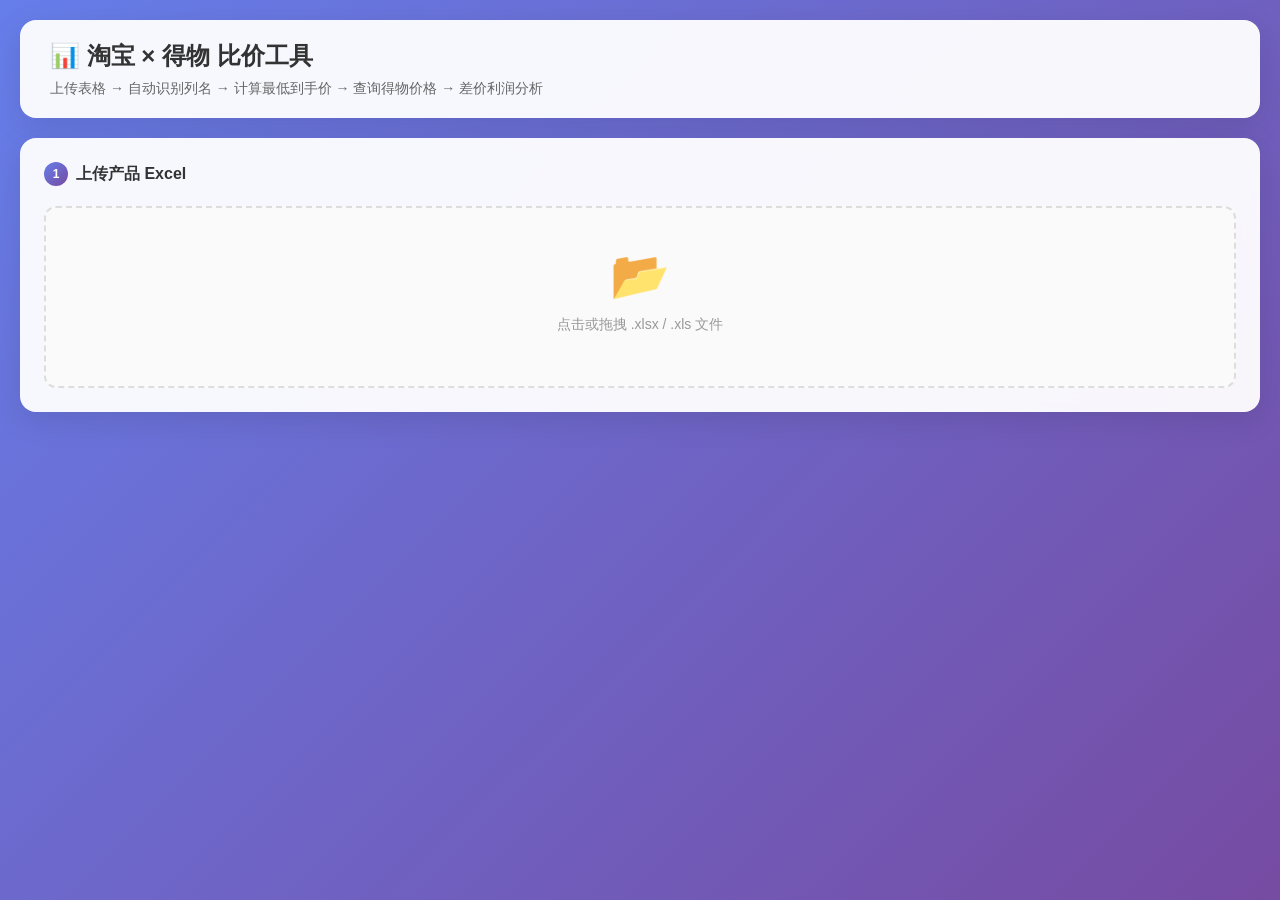
<file: app/templates/compare.html>
<!DOCTYPE html>
<html lang="zh-CN">
<head>
    <meta charset="UTF-8">
    <meta name="viewport" content="width=device-width, initial-scale=1.0">
    <title>淘宝 × 得物 比价工具</title>
    <style>
        * {
            margin: 0;
            padding: 0;
            box-sizing: border-box;
        }
        
        body {
            font-family: -apple-system, BlinkMacSystemFont, "Segoe UI", Roboto, "Helvetica Neue", Arial, sans-serif;
            background: linear-gradient(135deg, #667eea 0%, #764ba2 100%);
            min-height: 100vh;
            padding: 20px;
        }
        
        .container {
            max-width: 1400px;
            margin: 0 auto;
        }
        
        .topbar {
            background: rgba(255, 255, 255, 0.95);
            backdrop-filter: blur(10px);
            border-radius: 16px;
            padding: 20px 30px;
            margin-bottom: 20px;
            box-shadow: 0 8px 32px rgba(0, 0, 0, 0.1);
        }
        
        .topbar h1 {
            font-size: 24px;
            font-weight: 700;
            color: #333;
            margin-bottom: 8px;
        }
        
        .topbar .sub {
            font-size: 14px;
            color: #666;
        }
        
        .card {
            background: rgba(255, 255, 255, 0.95);
            backdrop-filter: blur(10px);
            border-radius: 16px;
            padding: 24px;
            margin-bottom: 20px;
            box-shadow: 0 8px 32px rgba(0, 0, 0, 0.1);
            transition: transform 0.2s;
        }
        
        .card:hover {
            transform: translateY(-2px);
        }
        
        .card-title {
            font-size: 16px;
            font-weight: 700;
            color: #333;
            margin-bottom: 20px;
            display: flex;
            align-items: center;
            gap: 8px;
        }
        
        .badge {
            background: linear-gradient(135deg, #667eea, #764ba2);
            color: white;
            border-radius: 50%;
            width: 24px;
            height: 24px;
            display: inline-flex;
            align-items: center;
            justify-content: center;
            font-size: 12px;
            font-weight: 700;
        }
        
        .upload-zone {
            border: 2px dashed #ddd;
            border-radius: 12px;
            padding: 40px;
            text-align: center;
            cursor: pointer;
            transition: 0.3s;
            background: #fafafa;
        }
        
        .upload-zone:hover,
        .upload-zone.over {
            border-color: #667eea;
            background: #f0f4ff;
        }
        
        .upload-zone .ico {
            font-size: 48px;
            margin-bottom: 12px;
        }
        
        .upload-zone p {
            color: #999;
            font-size: 14px;
            margin-top: 8px;
        }
        
        .fname {
            margin-top: 12px;
            font-size: 14px;
            color: #667eea;
            font-weight: 600;
        }
        
        #file-input {
            display: none;
        }
        
        .detect-strip {
            display: flex;
            flex-wrap: wrap;
            gap: 8px;
            margin-top: 16px;
        }
        
        .dtag {
            padding: 4px 12px;
            border-radius: 16px;
            font-size: 12px;
            font-weight: 500;
            display: inline-flex;
            align-items: center;
            gap: 4px;
        }
        
        .dtag.ok {
            background: #e8f5e9;
            color: #2e7d32;
        }
        
        .dtag.no {
            background: #f5f5f5;
            color: #ccc;
            border: 1px dashed #e0e0e0;
        }
        
        .params {
            display: grid;
            grid-template-columns: repeat(auto-fit, minmax(200px, 1fr));
            gap: 16px;
            margin-bottom: 16px;
        }
        
        .pi {
            display: flex;
            flex-direction: column;
            gap: 6px;
        }
        
        .pi label {
            font-size: 12px;
            color: #666;
            font-weight: 500;
        }
        
        .pi input,
        .pi select {
            padding: 10px 14px;
            border: 1px solid #e0e0e0;
            border-radius: 8px;
            font-size: 14px;
            outline: none;
            transition: 0.2s;
            background: white;
        }
        
        .pi input:focus,
        .pi select:focus {
            border-color: #667eea;
            box-shadow: 0 0 0 3px rgba(102, 126, 234, 0.1);
        }
        
        .pi-group {
            display: flex;
            align-items: center;
            gap: 8px;
        }
        
        .pi-group span {
            font-size: 13px;
            color: #666;
        }
        
        .btn {
            display: inline-flex;
            align-items: center;
            gap: 6px;
            padding: 10px 20px;
            border: none;
            border-radius: 8px;
            font-size: 14px;
            font-weight: 600;
            cursor: pointer;
            transition: 0.2s;
            white-space: nowrap;
        }
        
        .btn:disabled {
            opacity: 0.5;
            cursor: not-allowed;
        }
        
        .btn-primary {
            background: linear-gradient(135deg, #667eea, #764ba2);
            color: white;
        }
        
        .btn-primary:not(:disabled):hover {
            transform: translateY(-1px);
            box-shadow: 0 4px 12px rgba(102, 126, 234, 0.4);
        }
        
        .btn-success {
            background: linear-gradient(135deg, #11998e, #38ef7d);
            color: white;
        }
        
        .btn-success:not(:disabled):hover {
            transform: translateY(-1px);
            box-shadow: 0 4px 12px rgba(17, 153, 142, 0.4);
        }
        
        .btn-warning {
            background: linear-gradient(135deg, #f093fb, #f5576c);
            color: white;
        }
        
        .btn-warning:not(:disabled):hover {
            transform: translateY(-1px);
            box-shadow: 0 4px 12px rgba(245, 87, 108, 0.4);
        }
        
        .action-row {
            display: flex;
            flex-wrap: wrap;
            gap: 12px;
            align-items: center;
            margin-top: 20px;
        }
        
        .prog-wrap {
            display: none;
            margin-top: 16px;
        }
        
        .prog-wrap.show {
            display: block;
        }
        
        .prog-bg {
            background: #e0e0e0;
            border-radius: 8px;
            height: 8px;
            overflow: hidden;
        }
        
        .prog-fg {
            height: 100%;
            background: linear-gradient(90deg, #667eea, #764ba2);
            border-radius: 8px;
            transition: width 0.3s;
        }
        
        .prog-lbl {
            font-size: 12px;
            color: #666;
            margin-top: 8px;
        }
        
        .stats {
            display: grid;
            grid-template-columns: repeat(auto-fit, minmax(150px, 1fr));
            gap: 16px;
            margin-bottom: 20px;
        }
        
        .stat {
            background: white;
            border-radius: 12px;
            padding: 16px;
            text-align: center;
            box-shadow: 0 2px 8px rgba(0, 0, 0, 0.05);
        }
        
        .stat .n {
            font-size: 28px;
            font-weight: 700;
            color: #333;
        }
        
        .stat .l {
            font-size: 12px;
            color: #999;
            margin-top: 4px;
        }
        
        .stat.green .n {
            color: #38ef7d;
        }
        
        .stat.red .n {
            color: #f5576c;
        }
        
        .tbl-wrap {
            overflow-x: auto;
            border-radius: 12px;
            border: 1px solid #eee;
            margin-top: 12px;
        }
        
        table {
            width: 100%;
            border-collapse: collapse;
            font-size: 13px;
            white-space: nowrap;
        }
        
        thead th {
            background: #fafafa;
            padding: 12px;
            text-align: left;
            font-weight: 600;
            color: #666;
            border-bottom: 1px solid #eee;
            position: sticky;
            top: 0;
            z-index: 1;
        }
        
        tbody tr:hover {
            background: #f8f9ff;
        }
        
        tbody td {
            padding: 10px 12px;
            border-bottom: 1px solid #f5f5f5;
            color: #333;
        }
        
        .pos {
            color: #38ef7d;
            font-weight: 700;
        }
        
        .neg {
            color: #f5576c;
            font-weight: 700;
        }
        
        .muted {
            color: #ccc;
        }
        
        .tag {
            display: inline-block;
            padding: 2px 8px;
            border-radius: 12px;
            font-size: 11px;
            font-weight: 600;
        }
        
        .tag-g {
            background: #d4edda;
            color: #155724;
        }
        
        .tag-r {
            background: #f8d7da;
            color: #721c24;
        }
        
        .tag-y {
            background: #fff3cd;
            color: #856404;
        }
        
        .src {
            display: inline-block;
            padding: 2px 6px;
            border-radius: 8px;
            font-size: 10px;
            font-weight: 600;
            margin-left: 4px;
            background: #e3f2fd;
            color: #1565c0;
        }
        
        .pending {
            color: #ccc;
            font-style: italic;
        }
        
        a.link {
            color: #667eea;
            text-decoration: none;
            font-size: 11px;
        }
        
        a.link:hover {
            text-decoration: underline;
        }
        
        .msg {
            display: none;
            padding: 12px 16px;
            border-radius: 8px;
            font-size: 13px;
            margin-top: 12px;
        }
        
        .msg.show {
            display: block;
        }
        
        .msg.err {
            background: #f8d7da;
            color: #721c24;
        }
        
        .msg.ok {
            background: #d4edda;
            color: #155724;
        }
        
        .msg.inf {
            background: #d1ecf1;
            color: #0c5460;
        }
        
        .tip {
            font-size: 12px;
            color: #666;
            background: #fff9e6;
            border-left: 3px solid #ffc107;
            padding: 10px 14px;
            border-radius: 4px;
            margin-top: 12px;
            line-height: 1.6;
        }
        
        .hidden {
            display: none !important;
        }
        
        @media (max-width: 768px) {
            body {
                padding: 10px;
            }
            
            .topbar {
                padding: 16px;
            }
            
            .topbar h1 {
                font-size: 20px;
            }
            
            .card {
                padding: 16px;
            }
            
            .params {
                grid-template-columns: 1fr;
            }
            
            .stats {
                grid-template-columns: repeat(2, 1fr);
            }
        }
    </style>
</head>
<body>

<div class="container">
    <div class="topbar">
        <h1>📊 淘宝 × 得物 比价工具</h1>
        <div class="sub">上传表格 → 自动识别列名 → 计算最低到手价 → 查询得物价格 → 差价利润分析</div>
    </div>

    <div class="card">
        <div class="card-title"><span class="badge">1</span> 上传产品 Excel</div>
        <div class="upload-zone" id="zone" onclick="document.getElementById('file-input').click()">
            <div class="ico">📂</div>
            <p>点击或拖拽 .xlsx / .xls 文件</p>
            <div class="fname" id="fname"></div>
        </div>
        <input type="file" id="file-input" accept=".xlsx,.xls">
        <div class="detect-strip hidden" id="detect-strip"></div>
        <div id="upload-msg" class="msg"></div>
    </div>

    <div class="card hidden" id="param-card">
        <div class="card-title"><span class="badge">2</span> 输入参数</div>
        <div class="params">
            <div class="pi">
                <label>大额消费券（满减，如 2000-200）</label>
                <input id="coupon" type="text" placeholder="如: 2000-200">
            </div>
            <div class="pi">
                <label>购物金充值</label>
                <div class="pi-group">
                    <span>充</span>
                    <input id="jc-charge" type="number" value="2000" style="width:100px">
                    <span>元 得</span>
                    <input id="jc-credit" type="number" value="2100" style="width:100px">
                    <span>元</span>
                </div>
            </div>
            <div class="pi">
                <label>活动立减（元）</label>
                <input id="activity-deduct" type="number" value="0" min="0" step="1">
            </div>
            <div class="pi">
                <label>得物佣金率（%）</label>
                <input id="commission" type="number" value="8" min="0" max="30" step="0.5">
            </div>
        </div>
        <div class="tip">
            💡 <strong>购物金折扣率</strong> = (得 − 充) / 得。默认充2000得2100 ≈ 4.76%<br>
            💡 <strong>消费券</strong>按批次总价比例分摊到每件商品<br>
            💡 <strong>得物个人卖家价</strong>为该货号当前最低出售价
        </div>
        <div class="action-row">
            <button class="btn btn-primary" id="btn-calc" onclick="doCalc()">⚡ 计算最低到手价</button>
            <button class="btn btn-warning" id="btn-scrape" onclick="doScrape()" disabled>🕷 查询得物价格</button>
            <button class="btn btn-success" id="btn-export" onclick="doExport()" disabled>⬇ 导出Excel</button>
        </div>
        <div class="prog-wrap" id="prog-wrap">
            <div class="prog-bg"><div class="prog-fg" id="prog-bar" style="width:0%"></div></div>
            <div class="prog-lbl" id="prog-lbl"></div>
        </div>
        <div id="param-msg" class="msg"></div>
    </div>

    <div id="result-section" class="hidden">
        <div class="stats">
            <div class="stat"><div class="n" id="st-total">-</div><div class="l">总款数</div></div>
            <div class="stat green"><div class="n" id="st-profit">-</div><div class="l">✅ 有利润</div></div>
            <div class="stat red"><div class="n" id="st-loss">-</div><div class="l">❌ 亏损</div></div>
            <div class="stat"><div class="n" id="st-avg">-</div><div class="l">平均差价</div></div>
        </div>
        <div class="card" style="padding:16px 20px">
            <div style="display:flex;justify-content:space-between;align-items:center;flex-wrap:wrap;gap:8px;margin-bottom:12px">
                <span style="font-size:15px;font-weight:600;color:#333">商品列表</span>
                <span style="font-size:12px;color:#999" id="cnt"></span>
            </div>
            <div class="tbl-wrap">
                <table>
                    <thead>
                        <tr>
                            <th>#</th>
                            <th>搜索词</th>
                            <th>商品名称</th>
                            <th>到手价</th>
                            <th>活动立减</th>
                            <th>消费券分摊</th>
                            <th>购物金折扣</th>
                            <th>最低到手价</th>
                            <th>得物价格</th>
                            <th>扣佣后</th>
                            <th>差价利润</th>
                            <th>结论</th>
                        </tr>
                    </thead>
                    <tbody id="tbody"></tbody>
                </table>
            </div>
        </div>
    </div>
</div>

<script>
const $ = id => document.getElementById(id);

let S = {
    fileId: null,
    ext: null,
    detected: {},
    rawRows: [],
    calcMap: {},
    dewuMap: {},
    manualPrices: {},
    phase: 'idle',
};

const zone = $('zone'), fi = $('file-input');
zone.addEventListener('dragover', e => { e.preventDefault(); zone.classList.add('over'); });
zone.addEventListener('dragleave', () => zone.classList.remove('over'));
zone.addEventListener('drop', e => { e.preventDefault(); zone.classList.remove('over'); if(e.dataTransfer.files[0]) upload(e.dataTransfer.files[0]); });
fi.addEventListener('change', () => { if(fi.files[0]) upload(fi.files[0]); });

async function upload(file) {
    showMsg('upload-msg','inf','上传中...');
    $('fname').textContent = '';
    $('detect-strip').classList.add('hidden');
    $('param-card').classList.add('hidden');
    $('result-section').classList.add('hidden');
    S = { fileId:null, ext:null, detected:{}, rawRows:[], calcMap:{}, dewuMap:{}, manualPrices:{}, phase:'idle' };

    const fd = new FormData();
    fd.append('file', file);
    try {
        const res = await fetch('/api/compare/upload', { method:'POST', body:fd });
        const data = await res.json();
        if (!res.ok) { showMsg('upload-msg','err', data.detail || '上传失败'); return; }

        S.fileId = data.file_id;
        S.ext = data.ext;
        S.detected = data.detected;
        S.rawRows = data.rows;

        $('fname').textContent = `✅ ${file.name}（${data.total} 行）`;
        showMsg('upload-msg','ok', `读取成功：${data.total} 行`);

        renderDetect(data.detected);
        $('param-card').classList.remove('hidden');
        $('result-section').classList.remove('hidden');
        $('btn-scrape').disabled = true;
        $('btn-export').disabled = true;
        renderTable();
        $('cnt').textContent = `共 ${data.rows.length} 款`;

    } catch(e) {
        showMsg('upload-msg','err','网络错误: '+e.message);
    }
}

const ROLE_LABELS = {
    price:'到手价', article:'货号', model:'型号', title:'标题',
    taobao_id:'商品ID', act_price:'活动价',
    stock:'库存', store_coupon:'店铺券', official_discount:'立减',
    cps_coupon:'CPS券', status:'状态'
};

function renderDetect(detected) {
    const el = $('detect-strip');
    el.innerHTML = Object.entries(ROLE_LABELS).map(([k, lbl]) => {
        const col = detected[k];
        return col
            ? `<div class="dtag ok">✓ ${lbl}：${col}</div>`
            : `<div class="dtag no">✗ ${lbl}</div>`;
    }).join('');
    el.classList.remove('hidden');
}

async function doCalc() {
    if (!S.fileId) return;
    const btn = $('btn-calc');
    btn.disabled = true;
    showMsg('param-msg','inf','计算中...');
    S.calcMap = {};

    const payload = {
        file_id: S.fileId,
        ext: S.ext,
        coupon: $('coupon').value.trim(),
        commission: parseFloat($('commission').value) / 100,
        jingou_charge: parseFloat($('jc-charge').value) || 2000,
        jingou_credit: parseFloat($('jc-credit').value) || 2100,
        activity_deduct: parseFloat($('activity-deduct').value) || 0,
    };

    try {
        const res = await fetch('/api/compare/calculate', {
            method:'POST',
            headers:{'Content-Type':'application/json'},
            body: JSON.stringify(payload),
        });
        const data = await res.json();
        if (!res.ok) { showMsg('param-msg','err', data.detail); btn.disabled=false; return; }

        data.rows.forEach(r => { S.calcMap[r._idx] = r; });

        showMsg('param-msg','ok',`✅ 计算完成（${data.total} 款）`);
        $('btn-scrape').disabled = false;
        $('btn-export').disabled = false;
        renderTable();
        updateStats();

    } catch(e) {
        showMsg('param-msg','err','请求失败: '+e.message);
    }
    btn.disabled = false;
}

async function doScrape() {
    showMsg('param-msg','inf','爬取功能开发中...');
}

function renderTable() {
    const rows = S.rawRows;
    $('tbody').innerHTML = rows.map((r, i) => {
        const calc = S.calcMap[r._idx] || {};
        const dewu = S.dewuMap[r._idx] || {};

        const hasCalc = calc.taobao_final !== undefined;
        const hasDewu = dewu.dewu_price !== undefined;
        const profit = hasDewu ? dewu.profit : null;

        let profitCell, tagCell;
        if (!hasCalc) {
            profitCell = `<span class="pending">待计算</span>`;
            tagCell = `<span class="pending">—</span>`;
        } else if (profit === null || profit === undefined) {
            profitCell = hasDewu ? `<span class="muted">N/A</span>` : `<span class="pending">待查询</span>`;
            tagCell = hasDewu ? `<span class="tag tag-y">❓ 无价格</span>` : `<span class="pending">—</span>`;
        } else if (profit > 0) {
            profitCell = `<span class="pos">+${f(profit)}</span>`;
            tagCell = `<span class="tag tag-g">✅ 有利润</span>`;
        } else {
            profitCell = `<span class="neg">${f(profit)}</span>`;
            tagCell = `<span class="tag tag-r">❌ 亏损</span>`;
        }

        return `<tr>
            <td class="muted">${i+1}</td>
            <td>${r._search_term||'—'}<span class="src">${r._search_src}</span></td>
            <td style="max-width:200px;overflow:hidden;text-overflow:ellipsis" title="${r.col_title||''}">${(r.col_title||'—').slice(0,25)}${(r.col_title||'').length>25?'...':''}</td>
            <td>${r.col_price||'—'}</td>
            <td style="color:#f5576c">${hasCalc && calc.activity_deduct > 0 ? '-'+f(calc.activity_deduct) : '<span class="muted">—</span>'}</td>
            <td style="color:#f5576c">${hasCalc ? '-'+f(calc.coupon_share) : '<span class="pending">—</span>'}</td>
            <td style="color:#f5576c">${hasCalc ? '-'+f(calc.jingou_deduct) : '<span class="pending">—</span>'}</td>
            <td><strong>${hasCalc ? f(calc.taobao_final) : '<span class="pending">待计算</span>'}</strong></td>
            <td>${hasDewu ? f(dewu.dewu_price) : '<span class="pending">待查询</span>'}</td>
            <td>${hasDewu ? f(dewu.dewu_net) : '<span class="pending">—</span>'}</td>
            <td>${profitCell}</td>
            <td>${tagCell}</td>
        </tr>`;
    }).join('');
}

function updateStats() {
    const rows = S.rawRows;
    const total = rows.length;
    let profit=0, loss=0, profitSum=0, profitCnt=0;
    rows.forEach(r => {
        const d = S.dewuMap[r._idx];
        if (!d) return;
        const p = d.profit;
        if (p == null) return;
        if (p > 0) { profit++; profitSum += p; profitCnt++; }
        else { loss++; }
    });
    $('st-total').textContent = total;
    $('st-profit').textContent = profit;
    $('st-loss').textContent = loss;
    $('st-avg').textContent = profitCnt > 0 ? '+'+f(profitSum/profitCnt) : '—';
}

async function doExport() {
    const rows = S.rawRows.map(r => {
        const calc = S.calcMap[r._idx] || {};
        const dewu = S.dewuMap[r._idx] || {};
        return { ...r, ...calc, ...dewu };
    });
    if (!rows.length) return;
    const btn = $('btn-export');
    btn.disabled = true;
    try {
        const res = await fetch('/api/compare/export', {
            method:'POST',
            headers:{'Content-Type':'application/json'},
            body: JSON.stringify({ rows }),
        });
        if (res.ok) {
            const blob = await res.blob();
            const a = document.createElement('a');
            a.href = URL.createObjectURL(blob);
            a.download = `比价结果_${new Date().toLocaleDateString('zh-CN').replace(/\//g,'-')}.xlsx`;
            a.click();
        } else { alert('导出失败'); }
    } catch(e) { alert('导出失败: '+e.message); }
    btn.disabled = false;
}

function f(v) {
    if (v == null || v === undefined) return '—';
    const n = parseFloat(v);
    return isNaN(n) ? String(v) : n.toFixed(2);
}

function showMsg(id, type, text) {
    const el = $(id);
    el.className = `msg show ${type}`;
    el.textContent = text;
}
</script>
</body>
</html>
</file>
